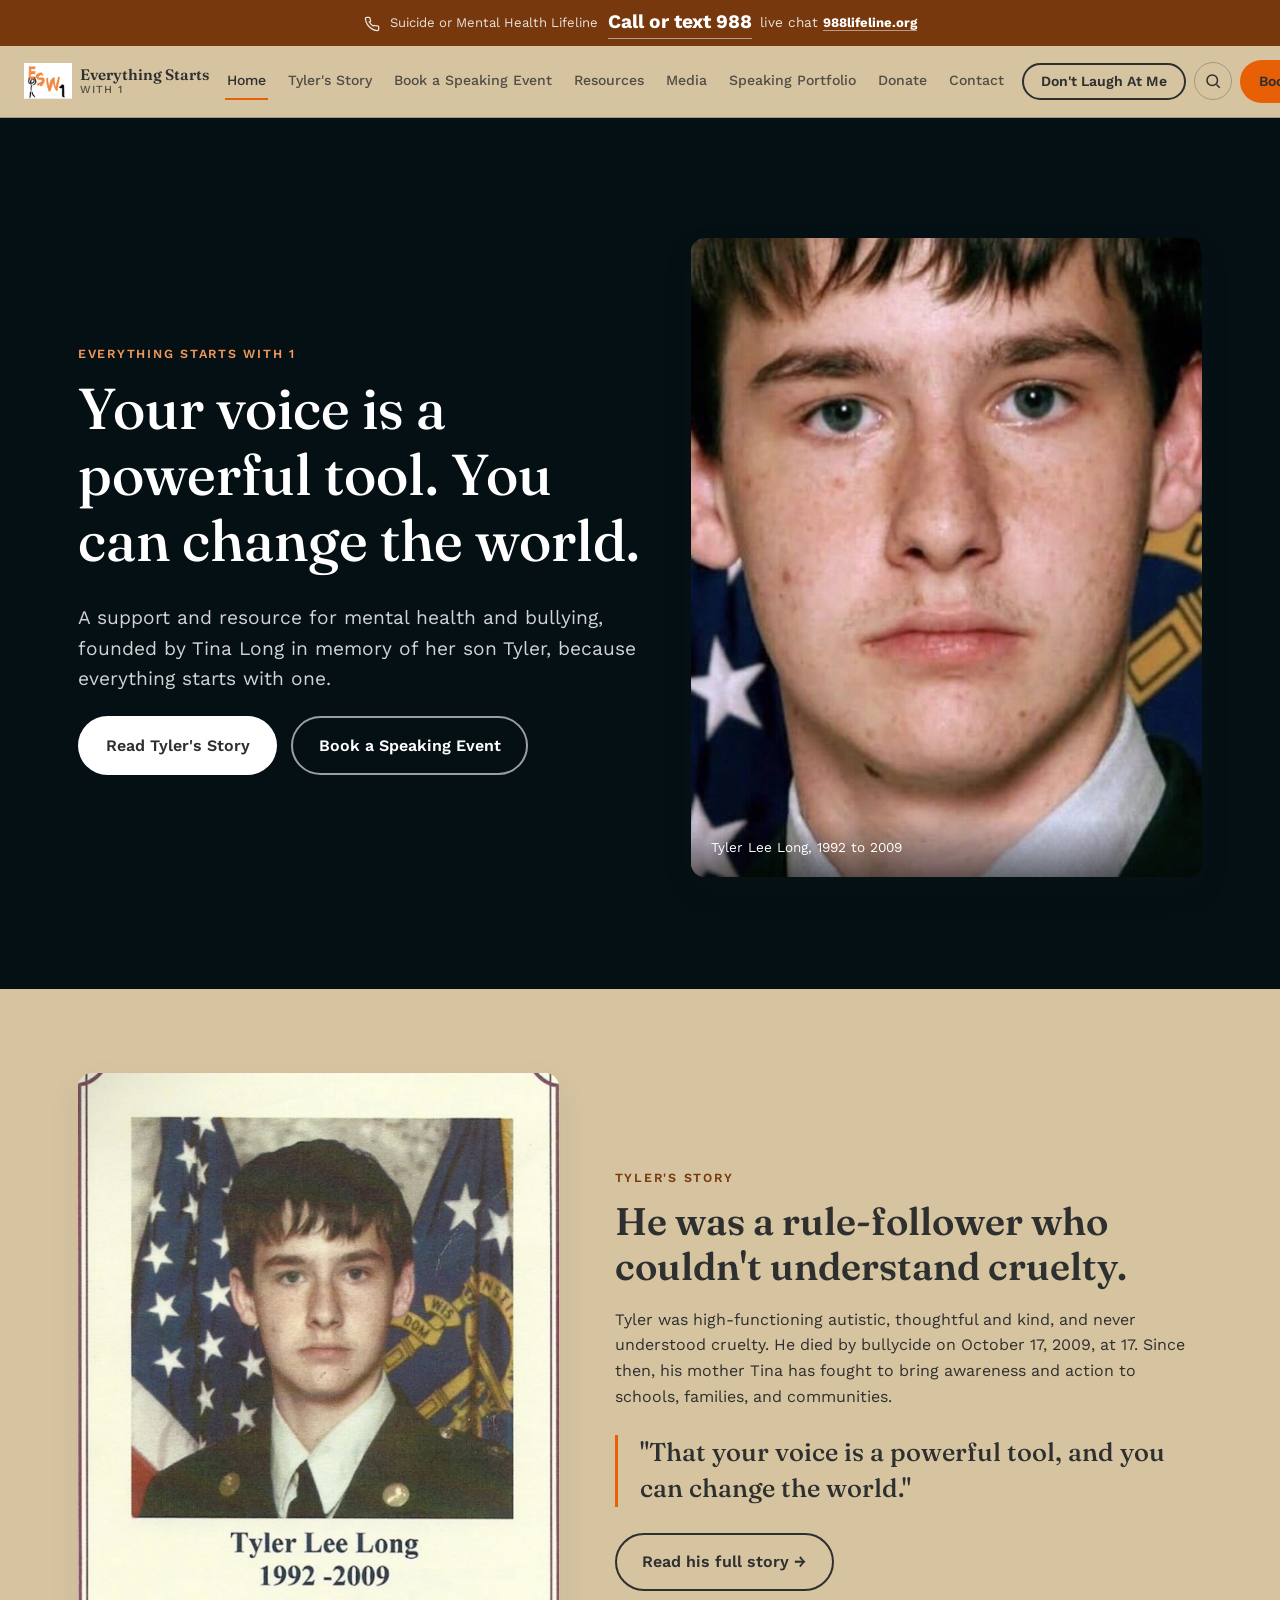
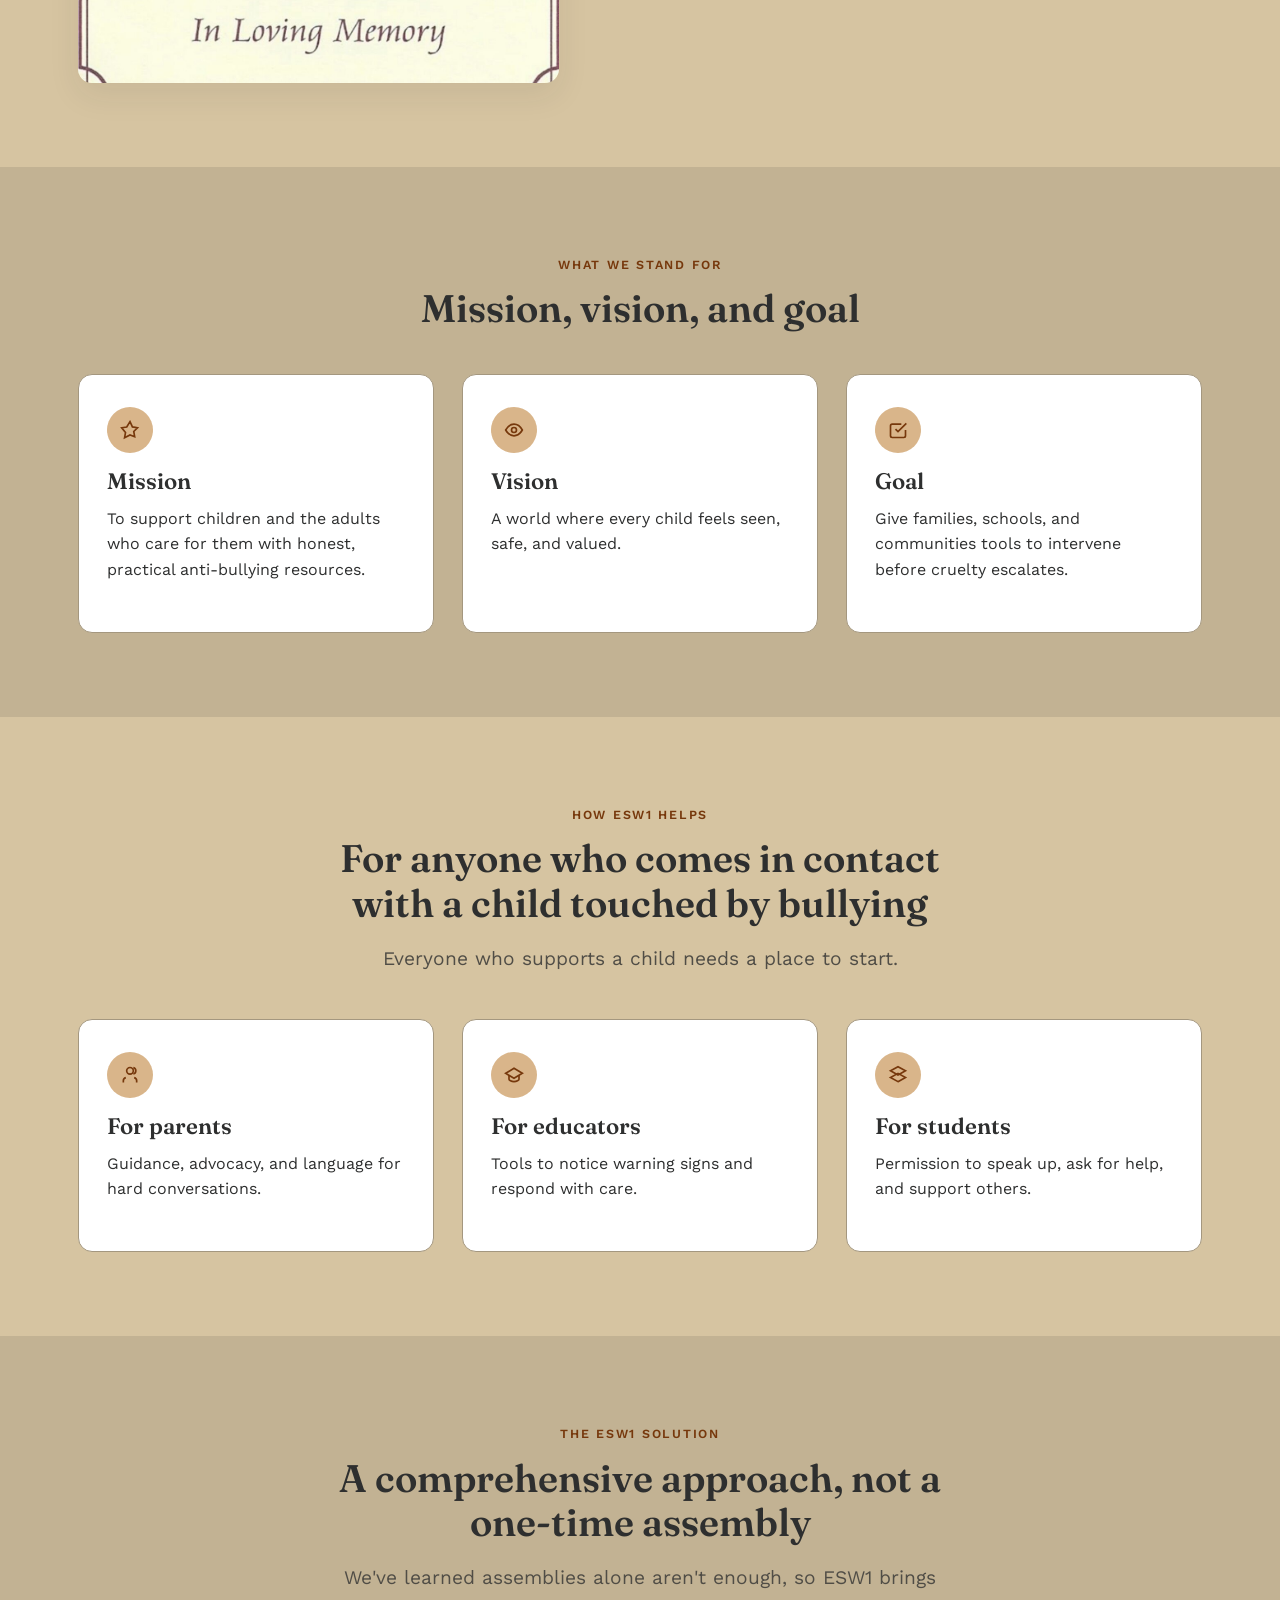
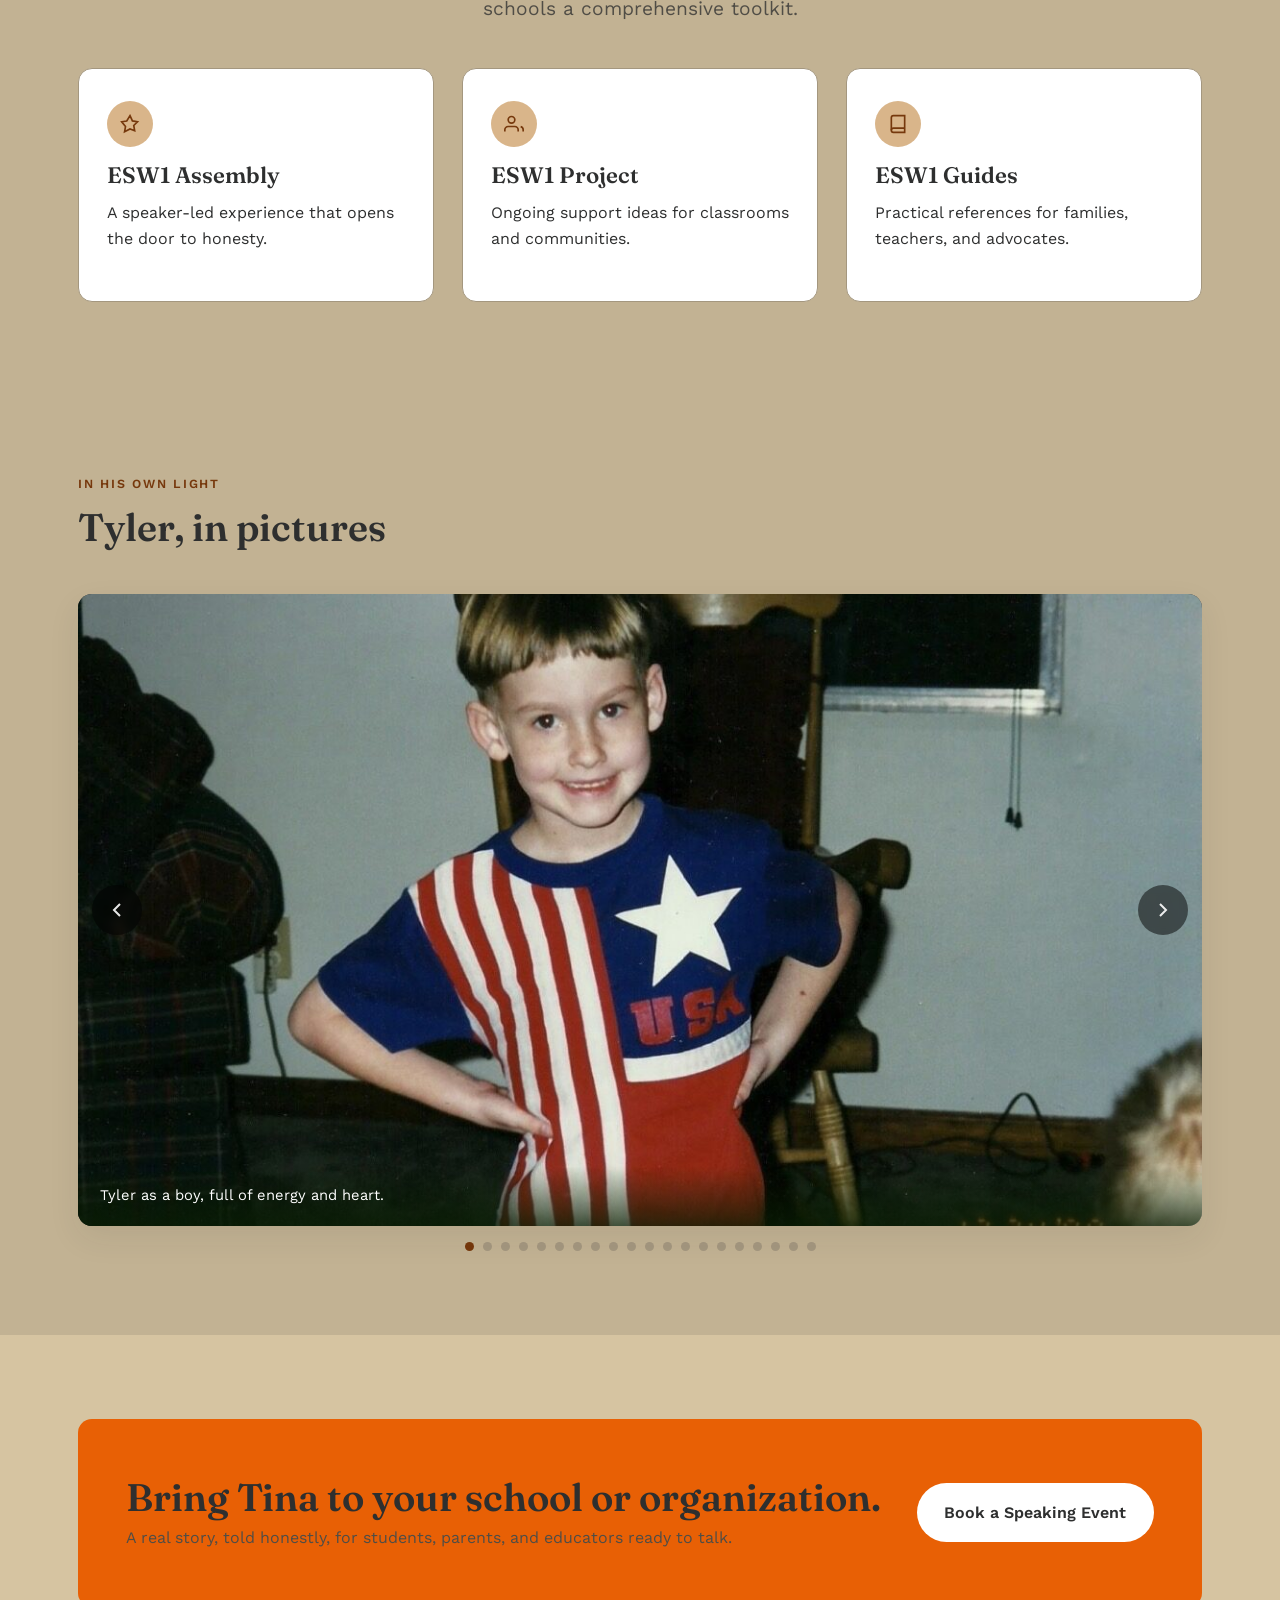
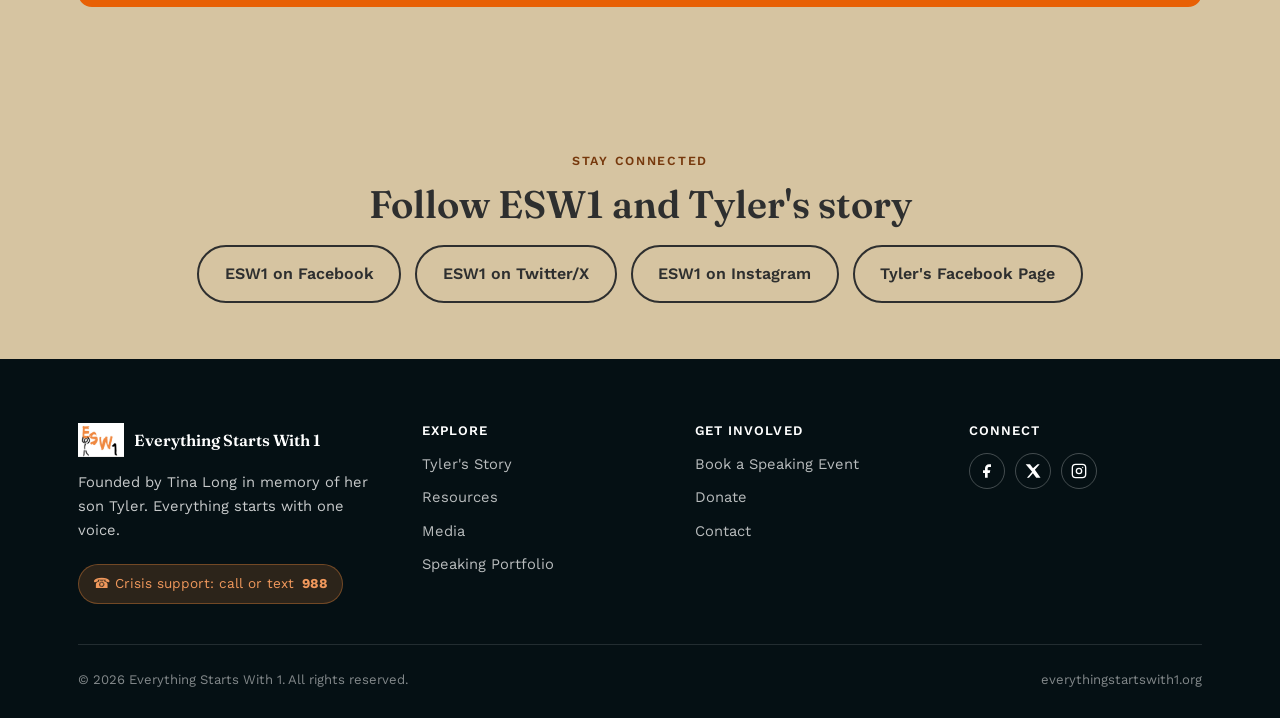
<file: index.html>
<!DOCTYPE html>
<html lang="en">
<head>
<meta charset="UTF-8">
<meta name="viewport" content="width=device-width, initial-scale=1.0">
<title>Everything Starts With 1 | In Memory of Tyler Long</title>
<meta name="description" content="Everything Starts With 1 (ESW1) is Tina Long's nonprofit honoring her son Tyler, a support and resource for mental health and bullying, and an advocate for children and families affected by cruelty.">
<link rel="icon" href="favicon.png">
<link rel="stylesheet" href="style.css">
</head>
<body>

<header class="site-header">
  <div class="crisis-strip" id="help">
    <div class="container">
      <span>
        <svg width="16" height="16" viewBox="0 0 24 24" fill="none" stroke="currentColor" stroke-width="2" style="display:inline-block;margin-right:6px;vertical-align:middle;"><path d="M22 16.92v3a2 2 0 01-2.18 2 19.8 19.8 0 01-8.63-3.07 19.5 19.5 0 01-6-6 19.8 19.8 0 01-3.07-8.67A2 2 0 014.11 2h3a2 2 0 012 1.72c.12.94.32 1.87.59 2.76a2 2 0 01-.45 2.11L8 9a16 16 0 006 6l.41-.25a2 2 0 012.11-.45c.89.27 1.82.47 2.76.59A2 2 0 0122 16.92z"/></svg>
        Suicide or Mental Health Lifeline
      </span>
      <div style="display: flex; align-items: center; gap: 8px;">
        <a href="tel:988" style="font-size: 1.2em;"><strong>Call or text 988</strong></a>
        <span style="font-size: 0.85em;">live chat <a href="https://988lifeline.org" target="_blank" rel="noopener">988lifeline.org</a></span>
      </div>
    </div>
  </div>
  <div class="nav-wrap">
    <a href="index.html" class="brand">
      <img src="esw1-logo.png" alt="Everything Starts With 1 logo">
      <span class="brand-name">Everything Starts<br><small>With 1</small></span>
    </a>
    <nav class="main-nav" aria-label="Primary">
      <a href="index.html" aria-current="page">Home</a>
      <a href="tylers-story.html">Tyler's Story</a>
      <a href="book-a-speaking-event.html">Book a Speaking Event</a>
      <a href="resources.html">Resources</a>
      <a href="media.html">Media</a>
      <a href="blog.html">Speaking Portfolio</a>
      <a href="donate.html">Donate</a>
      <a href="contact.html">Contact</a>
    </nav>
    <div class="nav-actions">
      <div class="search-wrap">
        <button class="search-toggle" aria-label="Search site">
          <svg width="18" height="18" viewBox="0 0 24 24" fill="none" stroke="currentColor" stroke-width="2"><circle cx="11" cy="11" r="7"/><line x1="21" y1="21" x2="16.65" y2="16.65"/></svg>
        </button>
        <div class="search-panel">
          <input type="search" class="search-input" placeholder="Search the site…" aria-label="Search">
          <div class="search-results"></div>
        </div>
      </div>
      <a href="book-a-speaking-event.html" class="btn btn-primary" style="padding:0.6em 1.2em;font-size:0.88rem;">Book Tina</a>
      <button class="nav-toggle" aria-label="Menu"><span></span><span></span><span></span></button>
    </div>
  </div>
</header>

<section class="hero tight">
  <div class="hero-grid">
    <div class="hero-copy">
      <span class="eyebrow">Everything Starts With 1</span>
      <h1>Your voice is a powerful tool. You can change the world.</h1>
      <p class="lede">A support and resource for mental health and bullying, founded by Tina Long in memory of her son Tyler, because everything starts with one.</p>
      <div class="btn-row">
        <a href="tylers-story.html" class="btn btn-on-dark">Read Tyler's Story</a>
        <a href="book-a-speaking-event.html" class="btn btn-ghost">Book a Speaking Event</a>
      </div>
    </div>
    <div class="hero-image-frame">
      <img src="tyler-uniform-color-hero.jpg" alt="Tyler Long in his JROTC dress uniform">
      <div class="hero-image-caption">Tyler Lee Long, 1992 to 2009</div>
    </div>
  </div>
</section>

<section id="tyler">
  <div class="container hook-grid">
    <img src="tyler-memorial-card.jpeg" alt="Tyler Long in his dress uniform, in loving memory 1992 to 2009">
    <div>
      <span class="eyebrow">Tyler's Story</span>
      <h2>He was a rule-follower who couldn't understand cruelty.</h2>
      <p>Tyler was high-functioning autistic, thoughtful and kind, and never understood cruelty. He died by bullycide on October 17, 2009, at 17. Since then, his mother Tina has fought to bring awareness and action to schools, families, and communities.</p>
      <div class="mission-quote">"That your voice is a powerful tool, and you can change the world."</div>
      <a href="tylers-story.html" class="btn btn-secondary">Read his full story →</a>
    </div>
  </div>
</section>

<section class="section-alt">
  <div class="container">
    <div class="section-head">
      <span class="eyebrow">What We Stand For</span>
      <h2>Mission, vision, and goal</h2>
    </div>
    <div class="grid-3">
      <div class="card"><div class="icon-badge"><svg width="20" height="20" viewBox="0 0 24 24" fill="none" stroke="currentColor" stroke-width="2"><path d="M12 2l2.9 6.3L21 9.3l-4.5 4.4 1.1 6.3L12 18l-6.5 3.4 1.1-6.3L2 9.3l6.1-.9L12 2z"/></svg></div><h3>Mission</h3><p>To support children and the adults who care for them with honest, practical anti-bullying resources.</p></div>
      <div class="card"><div class="icon-badge"><svg width="20" height="20" viewBox="0 0 24 24" fill="none" stroke="currentColor" stroke-width="2"><path d="M2 12s4-7 10-7 10 7 10 7-4 7-10 7-10-7-10-7z"/><circle cx="12" cy="12" r="3"/></svg></div><h3>Vision</h3><p>A world where every child feels seen, safe, and valued.</p></div>
      <div class="card"><div class="icon-badge"><svg width="20" height="20" viewBox="0 0 24 24" fill="none" stroke="currentColor" stroke-width="2"><path d="M9 11l3 3L22 4"/><path d="M21 12v7a2 2 0 01-2 2H5a2 2 0 01-2-2V7a2 2 0 012-2h11"/></svg></div><h3>Goal</h3><p>Give families, schools, and communities tools to intervene before cruelty escalates.</p></div>
    </div>
  </div>
</section>

<section>
  <div class="container">
    <div class="section-head">
      <span class="eyebrow">How ESW1 Helps</span>
      <h2>For anyone who comes in contact with a child touched by bullying</h2>
      <p class="lede" style="margin:0 auto;">Everyone who supports a child needs a place to start.</p>
    </div>
    <div class="grid-3">
      <div class="card"><div class="icon-badge"><svg width="20" height="20" viewBox="0 0 24 24" fill="none" stroke="currentColor" stroke-width="2"><path d="M20 21v-2a4 4 0 00-3-3.87M4 21v-2a4 4 0 013-3.87M16 3.13a4 4 0 010 7.75"/><circle cx="12" cy="7" r="4"/></svg></div><h3>For parents</h3><p>Guidance, advocacy, and language for hard conversations.</p></div>
      <div class="card"><div class="icon-badge"><svg width="20" height="20" viewBox="0 0 24 24" fill="none" stroke="currentColor" stroke-width="2"><path d="M22 10L12 4 2 10l10 6 10-6z"/><path d="M6 12v5c0 1.1 2.7 3 6 3s6-1.9 6-3v-5"/></svg></div><h3>For educators</h3><p>Tools to notice warning signs and respond with care.</p></div>
      <div class="card"><div class="icon-badge"><svg width="20" height="20" viewBox="0 0 24 24" fill="none" stroke="currentColor" stroke-width="2"><path d="M12 20l9-5-9-5-9 5 9 5z"/><path d="M12 12l9-5-9-5-9 5 9 5z"/></svg></div><h3>For students</h3><p>Permission to speak up, ask for help, and support others.</p></div>
    </div>
  </div>
</section>

<section class="section-alt">
  <div class="container">
    <div class="section-head">
      <span class="eyebrow">The ESW1 Solution</span>
      <h2>A comprehensive approach, not a one-time assembly</h2>
      <p class="lede" style="margin:0 auto;">We've learned assemblies alone aren't enough, so ESW1 brings schools a comprehensive toolkit.</p>
    </div>
    <div class="grid-3">
      <div class="card"><div class="icon-badge"><svg width="20" height="20" viewBox="0 0 24 24" fill="none" stroke="currentColor" stroke-width="2"><path d="M12 2l2.9 6.3L21 9.3l-4.5 4.4 1.1 6.3L12 18l-6.5 3.4 1.1-6.3L2 9.3l6.1-.9L12 2z"/></svg></div><h3>ESW1 Assembly</h3><p>A speaker-led experience that opens the door to honesty.</p></div>
      <div class="card"><div class="icon-badge"><svg width="20" height="20" viewBox="0 0 24 24" fill="none" stroke="currentColor" stroke-width="2"><path d="M17 21v-2a4 4 0 00-4-4H5a4 4 0 00-4 4v2"/><circle cx="9" cy="7" r="4"/><path d="M23 21v-2a4 4 0 00-3-3.87"/></svg></div><h3>ESW1 Project</h3><p>Ongoing support ideas for classrooms and communities.</p></div>
      <div class="card"><div class="icon-badge"><svg width="20" height="20" viewBox="0 0 24 24" fill="none" stroke="currentColor" stroke-width="2"><path d="M4 19.5A2.5 2.5 0 016.5 17H20"/><path d="M6.5 2H20v20H6.5A2.5 2.5 0 014 19.5v-15A2.5 2.5 0 016.5 2z"/></svg></div><h3>ESW1 Guides</h3><p>Practical references for families, teachers, and advocates.</p></div>
    </div>
  </div>
</section>

<section class="section-alt">
  <div class="container">
    <div class="section-head left">
      <span class="eyebrow">In His Own Light</span>
      <h2>Tyler, in pictures</h2>
    </div>
    <div class="carousel" data-carousel>
      <button class="carousel-arrow carousel-arrow-prev" aria-label="Previous photo"><svg width="24" height="24" viewBox="0 0 24 24" fill="none" stroke="currentColor" stroke-width="2"><polyline points="15 18 9 12 15 6"></polyline></svg></button>
      <div class="carousel-track">
        <div class="carousel-item"><img src="tyler-child-usa-shirt.jpeg" alt="Young Tyler in a patriotic USA t-shirt"><div class="cap">Tyler as a boy, full of energy and heart.</div></div>
        <div class="carousel-item"><img src="tyler-school-portrait-young.jpeg" alt="Tyler's school portrait as a young boy"><div class="cap">School portrait, early elementary years.</div></div>
        <div class="carousel-item"><img src="family-florida-sign.jpeg" alt="Tyler and his family on a Florida road trip"><div class="cap">Family road trip to Florida.</div></div>
        <div class="carousel-item"><img src="tyler-uniform-flag-crop.jpeg" alt="Tyler in his JROTC uniform in front of flags"><div class="cap">Tyler in his JROTC dress uniform.</div></div>
        <div class="carousel-item"><img src="tyler-child-red-polo.jpg" alt="Young Tyler smiling in a red and navy polo shirt"><div class="cap">Tyler as a little boy.</div></div>
        <div class="carousel-item"><img src="tyler-child-basketball.jpg" alt="Young Tyler holding a basketball"><div class="cap">Tyler at recreation league basketball.</div></div>
        <div class="carousel-item"><img src="tyler-teen-selfie.jpg" alt="Teenage Tyler taking a selfie with a digital camera"><div class="cap">Tyler being Tyler.</div></div>
        <div class="carousel-item"><img src="tyler-jrotc-bw-portrait.jpg" alt="Tyler Long in his JROTC dress uniform, black and white portrait"><div class="cap">Tyler in his JROTC uniform.</div></div>
        <div class="carousel-item"><img src="tyler-headstone-2.jpg" alt="Tyler Long's headstone, greatly loved, forever missed"><div class="cap">Tyler Lee Long, greatly loved, forever missed.</div></div>
        <div class="carousel-item"><img src="tyler-long-humanitarian-award.jpg" alt="Sign for the Tyler Long Humanitarian Award"><div class="cap">The Tyler Long Humanitarian Award, presented each year.</div></div>
        <div class="carousel-item"><img src="white-house-visit-1.jpg" alt="Tina and advocacy delegation outside the White House at night"><div class="cap">Another visit to Washington for bullying awareness.</div></div>
        <div class="carousel-item"><img src="white-house-visit-2.jpg" alt="Advocacy delegation outside the White House gates"><div class="cap">Back at the White House gates.</div></div>
        <div class="carousel-item"><img src="esw1-assembly-crowd.jpg" alt="A packed auditorium of students at an ESW1 assembly"><div class="cap">A full house at an ESW1 school assembly.</div></div>
        <div class="carousel-item"><img src="movie-marquee-bully-2.jpg" alt="Movie theater marquee showing Bully playing in theaters"><div class="cap">Bully in theaters, spreading Tyler's story.</div></div>
        <div class="carousel-item"><img src="esw1-chance-poster.jpg" alt="Inspirational sign reading: the most important thing you can give someone is a chance"><div class="cap">A reminder Tina keeps close.</div></div>
        <div class="carousel-item"><img src="family-christmas-three-kids.jpg" alt="Tyler with his brother and sister by the Christmas tree"><div class="cap">Tyler with his brother and sister at Christmas.</div></div>
        <div class="carousel-item"><img src="tyler-jrotc-color-braces.jpg" alt="Tyler Long smiling in his JROTC dress uniform, in front of American and state flags"><div class="cap">Tyler in his JROTC uniform, smiling.</div></div>
        <div class="carousel-item"><img src="tyler-memorial-card.jpeg" alt="Tyler Long in his dress uniform, in loving memory 1992 to 2009"><div class="cap">Tyler remembered with love.</div></div>
        <div class="carousel-item"><img src="tyler-uniform-color-hero.jpg" alt="Tyler Long in his JROTC dress uniform"><div class="cap">Tyler Lee Long, 1992 to 2009.</div></div>
        <div class="carousel-item"><img src="tyler-headstone.jpeg" alt="Tyler Long's headstone, greatly loved, forever missed"><div class="cap">Greatly loved, forever missed.</div></div>
      </div>
      <button class="carousel-arrow carousel-arrow-next" aria-label="Next photo"><svg width="24" height="24" viewBox="0 0 24 24" fill="none" stroke="currentColor" stroke-width="2"><polyline points="9 18 15 12 9 6"></polyline></svg></button>
    </div>
    <div class="carousel-dots" data-carousel-dots></div>
  </div>
</section>

<section>
  <div class="container">
    <div class="cta-band">
      <div>
        <h2>Bring Tina to your school or organization.</h2>
        <p>A real story, told honestly, for students, parents, and educators ready to talk.</p>
      </div>
      <a href="book-a-speaking-event.html" class="btn btn-on-dark">Book a Speaking Event</a>
    </div>
  </div>
</section>

<section class="tight">
  <div class="container text-center">
    <span class="eyebrow">Stay Connected</span>
    <h2>Follow ESW1 and Tyler's story</h2>
    <div class="btn-row" style="justify-content:center;margin-top:12px;">
      <a href="https://www.facebook.com/everythingstartswith1" target="_blank" rel="noopener" class="btn btn-secondary">ESW1 on Facebook</a>
      <a href="https://twitter.com/ESW1org" target="_blank" rel="noopener" class="btn btn-secondary">ESW1 on Twitter/X</a>
      <a href="#" class="btn btn-secondary">ESW1 on Instagram</a>
      <a href="#" class="btn btn-secondary">Tyler's Facebook Page</a>
    </div>
  </div>
</section>

<footer class="site-footer">
  <div class="container">
    <div class="footer-grid">
      <div>
        <div class="footer-brand"><img src="esw1-logo.png" alt=""><span>Everything Starts With 1</span></div>
        <p style="max-width:34ch;font-size:0.92rem;">Founded by Tina Long in memory of her son Tyler. Everything starts with one voice.</p>
        <div class="footer-crisis">☎ Crisis support: call or text <strong>988</strong></div>
      </div>
      <div class="footer-col">
        <h4>Explore</h4>
        <a href="tylers-story.html">Tyler's Story</a>
        <a href="resources.html">Resources</a>
        <a href="media.html">Media</a>
        <a href="blog.html">Speaking Portfolio</a>
      </div>
      <div class="footer-col">
        <h4>Get Involved</h4>
        <a href="book-a-speaking-event.html">Book a Speaking Event</a>
        <a href="donate.html">Donate</a>
        <a href="contact.html">Contact</a>
      </div>
      <div class="footer-col">
        <h4>Connect</h4>
        <div class="social-row">
          <a href="https://www.facebook.com/everythingstartswith1" aria-label="Facebook" target="_blank" rel="noopener"><svg width="16" height="16" viewBox="0 0 24 24" fill="currentColor"><path d="M18 2h-3c-3.3 0-6 2.7-6 6v3H6v4h3v7h4v-7h3l1-4h-4V8c0-1.1.9-2 2-2h3V2z"/></svg></a>
          <a href="https://twitter.com/ESW1org" aria-label="Twitter / X" target="_blank" rel="noopener"><svg width="16" height="16" viewBox="0 0 24 24" fill="currentColor"><path d="M18.9 2H22l-7.2 8.2L23.3 22h-6.4l-5-6.5L6 22H2.9l7.7-8.8L1 2h6.5l4.5 6 6.9-6z"/></svg></a>
          <a href="#" aria-label="Instagram"><svg width="16" height="16" viewBox="0 0 24 24" fill="none" stroke="currentColor" stroke-width="2"><rect x="2" y="2" width="20" height="20" rx="5"/><circle cx="12" cy="12" r="4"/><circle cx="17.5" cy="6.5" r="1" fill="currentColor" stroke="none"/></svg></a>
        </div>
      </div>
    </div>
    <div class="footer-bottom"><span>© 2026 Everything Starts With 1. All rights reserved.</span><span>everythingstartswith1.org</span></div>
  </div>
</footer>

<script src="main.js"></script>
</body>
</html>
</file>
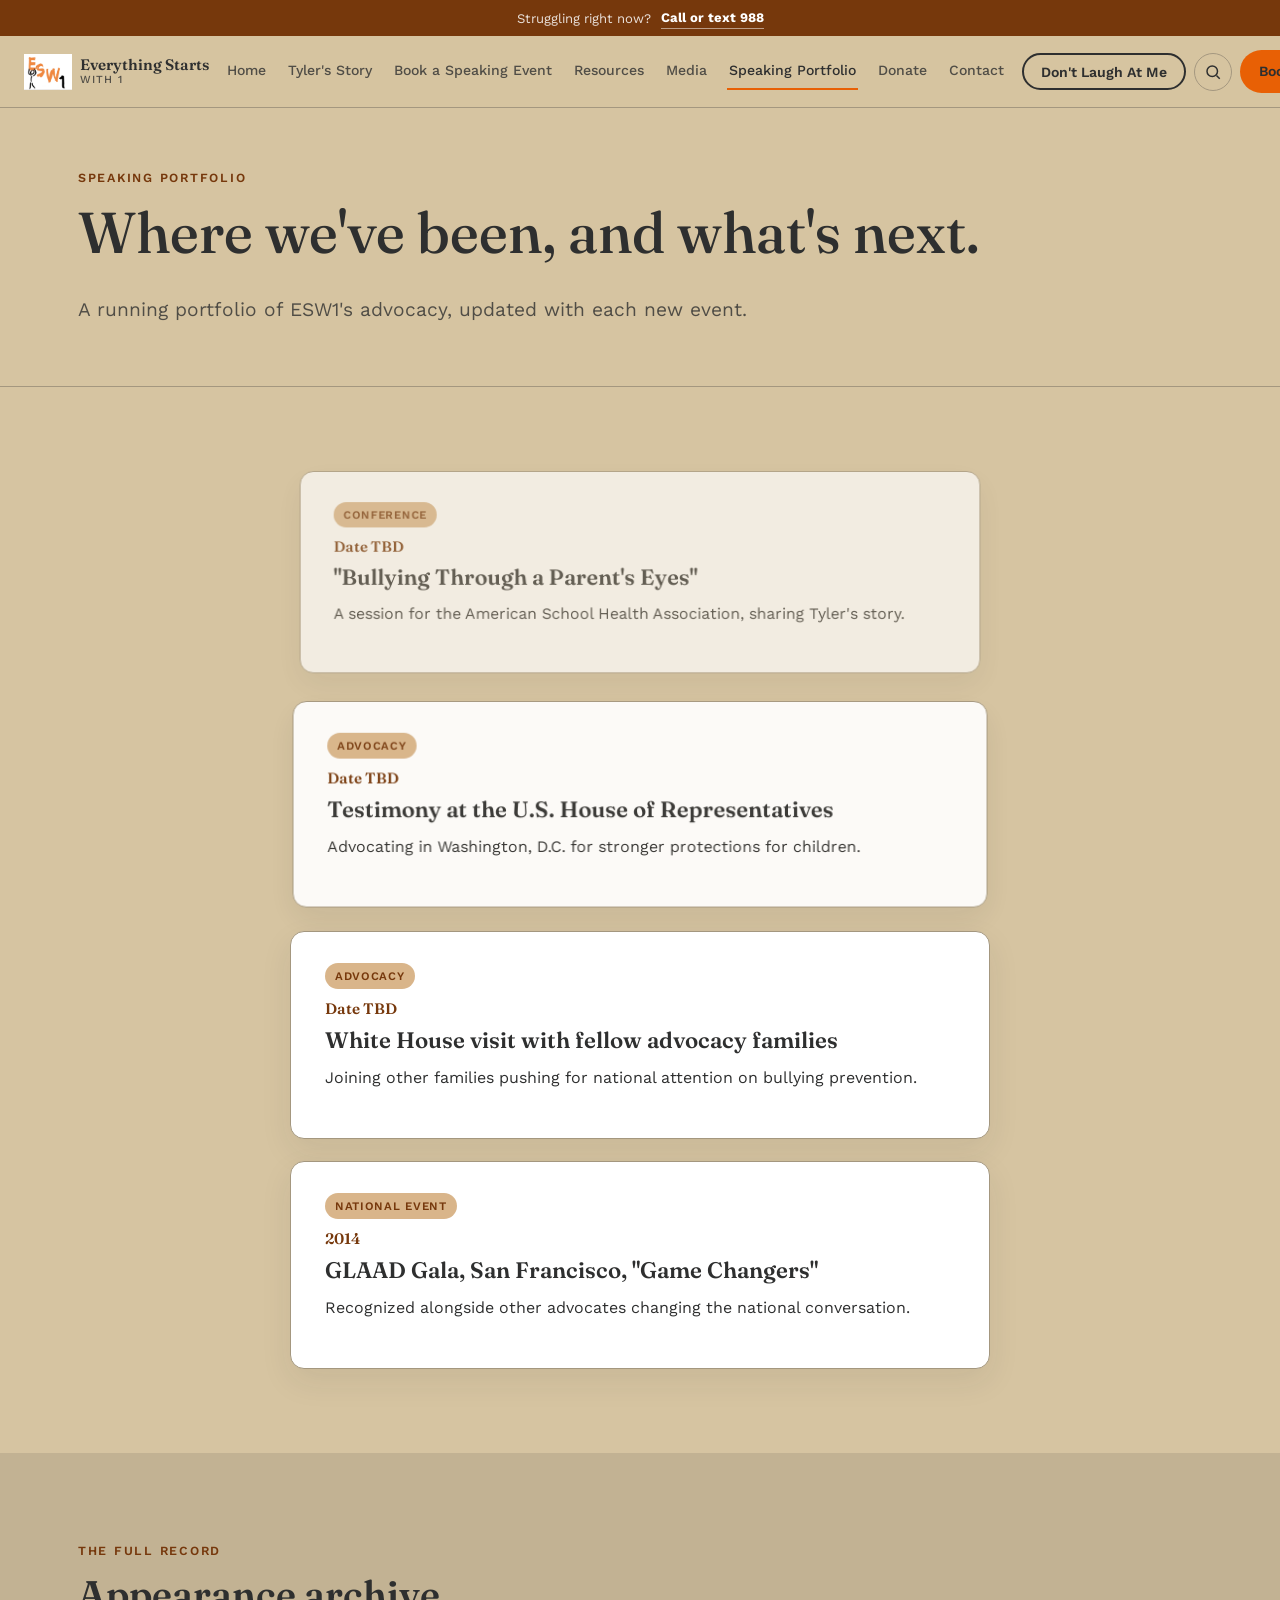
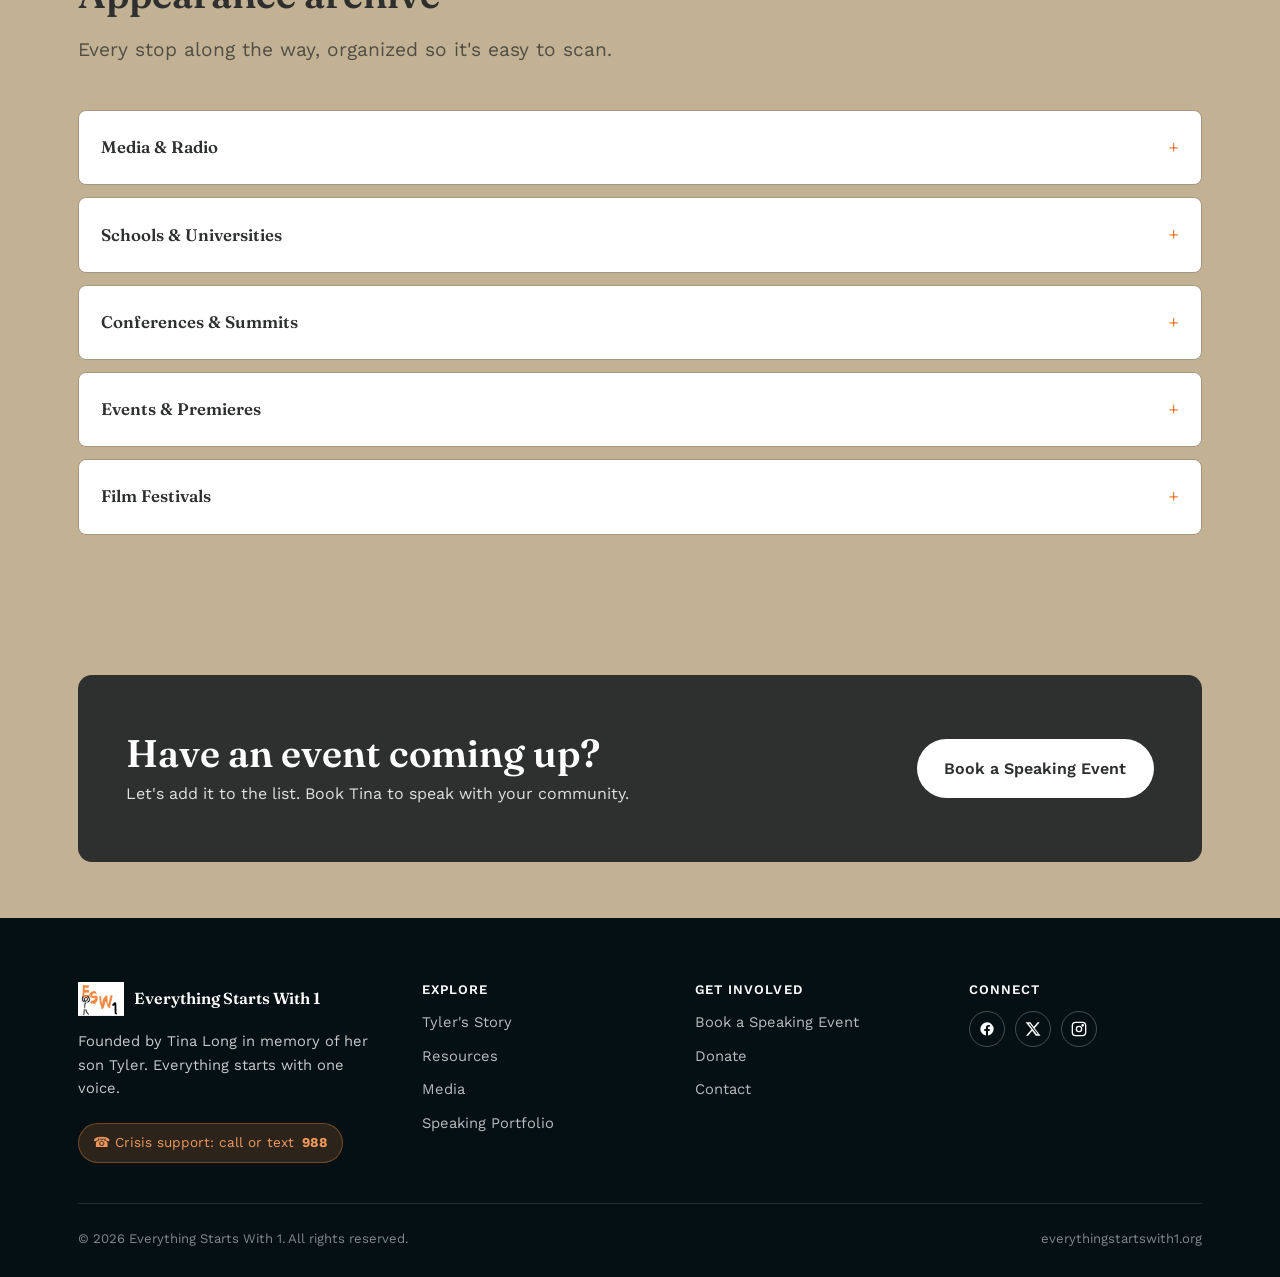
<file: blog.html>
<!DOCTYPE html>
<html lang="en">
<head>
<meta charset="UTF-8">
<meta name="viewport" content="width=device-width, initial-scale=1.0">
<title>Speaking Portfolio | Everything Starts With 1</title>
<meta name="description" content="A running record of Tina Long's speaking engagements and appearances, plus occasional guest op-eds.">
<link rel="icon" href="favicon.png">
<link rel="stylesheet" href="style.css">
</head>
<body>

<header class="site-header">
  <div class="crisis-strip" id="help">
    <div class="container">
      <span>Struggling right now?</span>
      <a href="tel:988"><strong>Call or text 988</strong></a>
    </div>
  </div>
  <div class="nav-wrap">
    <a href="index.html" class="brand">
      <img src="esw1-logo.png" alt="Everything Starts With 1 logo">
      <span class="brand-name">Everything Starts<br><small>With 1</small></span>
    </a>
    <nav class="main-nav" aria-label="Primary">
      <a href="index.html">Home</a>
      <a href="tylers-story.html">Tyler's Story</a>
      <a href="book-a-speaking-event.html">Book a Speaking Event</a>
      <a href="resources.html">Resources</a>
      <a href="media.html">Media</a>
      <a href="blog.html" aria-current="page">Speaking Portfolio</a>
      <a href="donate.html">Donate</a>
      <a href="contact.html">Contact</a>
    </nav>
    <div class="nav-actions">
      <div class="search-wrap">
        <button class="search-toggle" aria-label="Search site">
          <svg width="18" height="18" viewBox="0 0 24 24" fill="none" stroke="currentColor" stroke-width="2"><circle cx="11" cy="11" r="7"/><line x1="21" y1="21" x2="16.65" y2="16.65"/></svg>
        </button>
        <div class="search-panel">
          <input type="search" class="search-input" placeholder="Search the site…" aria-label="Search">
          <div class="search-results"></div>
        </div>
      </div>
      <a href="book-a-speaking-event.html" class="btn btn-primary" style="padding:0.6em 1.2em;font-size:0.88rem;">Book Tina</a>
      <button class="nav-toggle" aria-label="Menu"><span></span><span></span><span></span></button>
    </div>
  </div>
</header>

<section class="page-hero">
  <div class="container">
    <span class="eyebrow">Speaking Portfolio</span>
    <h1>Where we've been, and what's next.</h1>
    <p class="lede">A running portfolio of ESW1's advocacy, updated with each new event.</p>
  </div>
</section>

<section>
  <div class="container">
    <div class="portfolio-timeline">

      <div class="portfolio-event">
        <span class="tag">Conference</span>
        <div class="event-date">Date TBD</div>
        <h3>"Bullying Through a Parent's Eyes"</h3>
        <p>A session for the American School Health Association, sharing Tyler's story.</p>
      </div>

      <div class="portfolio-event">
        <span class="tag">Advocacy</span>
        <div class="event-date">Date TBD</div>
        <h3>Testimony at the U.S. House of Representatives</h3>
        <p>Advocating in Washington, D.C. for stronger protections for children.</p>
      </div>

      <div class="portfolio-event">
        <span class="tag">Advocacy</span>
        <div class="event-date">Date TBD</div>
        <h3>White House visit with fellow advocacy families</h3>
        <p>Joining other families pushing for national attention on bullying prevention.</p>
      </div>

      <div class="portfolio-event">
        <span class="tag">National Event</span>
        <div class="event-date">2014</div>
        <h3>GLAAD Gala, San Francisco, "Game Changers"</h3>
        <p>Recognized alongside other advocates changing the national conversation.</p>
      </div>

    </div>
  </div>
</section>

<section class="section-alt">
  <div class="container">
    <div class="section-head left">
      <span class="eyebrow">The Full Record</span>
      <h2>Appearance archive</h2>
      <p class="lede">Every stop along the way, organized so it's easy to scan.</p>
    </div>

    <div class="detail-lists">
      <details>
        <summary>Media &amp; Radio</summary>
        <div class="list-columns">
          <div>20/20</div>
          <div>Ellen Show</div>
          <div>CNN Headline News</div>
          <div>Good Morning America</div>
          <div>Nightline</div>
          <div>Fox News</div>
          <div>NPR</div>
          <div>Sean Hannity Show</div>
          <div>The Bully Battle, 1-hour special</div>
          <div>Chattanooga TV</div>
          <div>WatchDOGS Radio Show</div>
          <div>Jon Hansen Radio Show</div>
          <div>Lizzie Sider's Anti-Bullying Special</div>
          <div>US Army Anti-Bullying Video, OH</div>
          <div>Cassandra Perkins Radio Show</div>
        </div>
        <p style="font-size:0.85rem;color:var(--color-ink-soft);padding-bottom:16px;margin:0;">Video and article links for several of these are on the <a href="media.html" style="color:var(--color-orange-dark);font-weight:600;">Media page</a>.</p>
      </details>

      <details>
        <summary>Schools &amp; Universities</summary>
        <div class="list-columns">
          <div>Haleyville Middle School, AL</div>
          <div>Southern Poly Tech College, GA</div>
          <div>Legacy Charter Schools, SC</div>
          <div>University of Arizona</div>
          <div>Southeast High School, GA</div>
          <div>University of Northern Iowa</div>
          <div>University of Hartford</div>
          <div>Vanderbilt University</div>
          <div>Green Chimneys Schools, NY</div>
          <div>Jewish Temple, FL</div>
          <div>Westfield Schools, IN</div>
          <div>Lake Highland Prep School, FL</div>
          <div>North Fayette Valley School, IA</div>
          <div>Northwood Kensett School, IA</div>
          <div>North Iowa Community College</div>
          <div>Dalton State College</div>
        </div>
        <p style="font-size:0.85rem;color:var(--color-ink-soft);padding-bottom:16px;margin:0;">Plus schools in LA, Chicago, Missouri, and CT/MA, and virtual talks in TX, Iowa, Australia, and the Philippines.</p>
      </details>

      <details>
        <summary>Conferences &amp; Summits</summary>
        <div class="list-columns">
          <div>BBYO Jewish Conference</div>
          <div>White House Caucus on Anti-Bullying</div>
          <div>National Karate Conference</div>
          <div>American School Health Association</div>
          <div>Wired Differently Conference</div>
          <div>National Association of School Nurses</div>
          <div>Texas State University Anti-Bullying Summit</div>
          <div>Out &amp; Equal Conference</div>
          <div>School Nurse Education Day</div>
        </div>
      </details>

      <details>
        <summary>Events &amp; Premieres</summary>
        <div class="list-columns">
          <div>MPAA Screening, Washington D.C.</div>
          <div>"Bully" Premiere, Chinese Theater, LA</div>
          <div>"Bully" Premiere, Atlanta</div>
          <div>"Bully" Premiere, Chattanooga</div>
          <div>White House Screening of "Bully"</div>
          <div>Dept. of Education Screening of "Bully"</div>
          <div>"Bully" Screening, South Carolina</div>
          <div>Award from the Army, OH, for anti-bullying work</div>
          <div>Columbia University Film Awards, NYC</div>
          <div>Brit Doc Awards, NYC</div>
          <div>GLAAD Media Awards, San Francisco</div>
          <div>GLAAD Gala, Atlanta</div>
          <div>Out with the Stars (PFLAG) Awards</div>
          <div>Foster Parents Event, Dalton, GA</div>
          <div>URJ Camp Coleman, GA</div>
          <div>URJ Camp Eisner &amp; Camp Crane Lake, MA</div>
          <div>Lear Retreat Center Conference, CT</div>
          <div>Mitspah Jewish Temple, Chattanooga, TN</div>
        </div>
      </details>

      <details>
        <summary>Film Festivals</summary>
        <div class="list-columns">
          <div>Tribeca Film Festival</div>
          <div>Silver Docs Film Festival</div>
          <div>Chicago Film Festival</div>
          <div>True/False Film Festival</div>
          <div>Hamptons Film Festival</div>
          <div>Chattanooga Film Festival</div>
        </div>
      </details>
    </div>
  </div>
</section>

<section class="section-alt tight">
  <div class="container">
    <div class="cta-band" style="background:var(--color-ink);">
      <div>
        <h2 style="color:#fff;">Have an event coming up?</h2>
        <p style="color:rgba(255,255,255,0.85);">Let's add it to the list. Book Tina to speak with your community.</p>
      </div>
      <a href="book-a-speaking-event.html" class="btn btn-on-dark">Book a Speaking Event</a>
    </div>
  </div>
</section>

<footer class="site-footer">
  <div class="container">
    <div class="footer-grid">
      <div>
        <div class="footer-brand"><img src="esw1-logo.png" alt=""><span>Everything Starts With 1</span></div>
        <p style="max-width:34ch;font-size:0.92rem;">Founded by Tina Long in memory of her son Tyler. Everything starts with one voice.</p>
        <div class="footer-crisis">☎ Crisis support: call or text <strong>988</strong></div>
      </div>
      <div class="footer-col">
        <h4>Explore</h4>
        <a href="tylers-story.html">Tyler's Story</a>
        <a href="resources.html">Resources</a>
        <a href="media.html">Media</a>
        <a href="blog.html">Speaking Portfolio</a>
      </div>
      <div class="footer-col">
        <h4>Get Involved</h4>
        <a href="book-a-speaking-event.html">Book a Speaking Event</a>
        <a href="donate.html">Donate</a>
        <a href="contact.html">Contact</a>
      </div>
      <div class="footer-col">
        <h4>Connect</h4>
        <div class="social-row">
          <a href="https://www.facebook.com/everythingstartswith1" aria-label="Facebook" target="_blank" rel="noopener">
            <svg width="16" height="16" viewBox="0 0 24 24" fill="currentColor"><path d="M22 12a10 10 0 10-11.6 9.9v-7H7.9V12h2.5V9.8c0-2.5 1.5-3.9 3.8-3.9 1.1 0 2.2.2 2.2.2v2.5h-1.3c-1.2 0-1.6.8-1.6 1.6V12h2.8l-.4 2.9h-2.4v7A10 10 0 0022 12z"/></svg>
          </a>
          <a href="https://twitter.com/ESW1org" aria-label="Twitter / X" target="_blank" rel="noopener">
            <svg width="16" height="16" viewBox="0 0 24 24" fill="currentColor"><path d="M18.9 2H22l-7.6 8.7L23.3 22h-7l-5.5-7.2L4.6 22H1.5l8.2-9.3L1 2h7.2l5 6.6L18.9 2zm-1.2 18h1.7L7.4 4h-1.8l12.1 16z"/></svg>
          </a>
          <a href="#" aria-label="Instagram">
            <svg width="16" height="16" viewBox="0 0 24 24" fill="none" stroke="currentColor" stroke-width="2"><rect x="2" y="2" width="20" height="20" rx="5"/><circle cx="12" cy="12" r="4"/><circle cx="17.5" cy="6.5" r="1"/></svg>
          </a>
        </div>
      </div>
    </div>
    <div class="footer-bottom">
      <span>© 2026 Everything Starts With 1. All rights reserved.</span>
      <span>everythingstartswith1.org</span>
    </div>
  </div>
</footer>

<script src="main.js"></script>
</body>
</html>
</file>
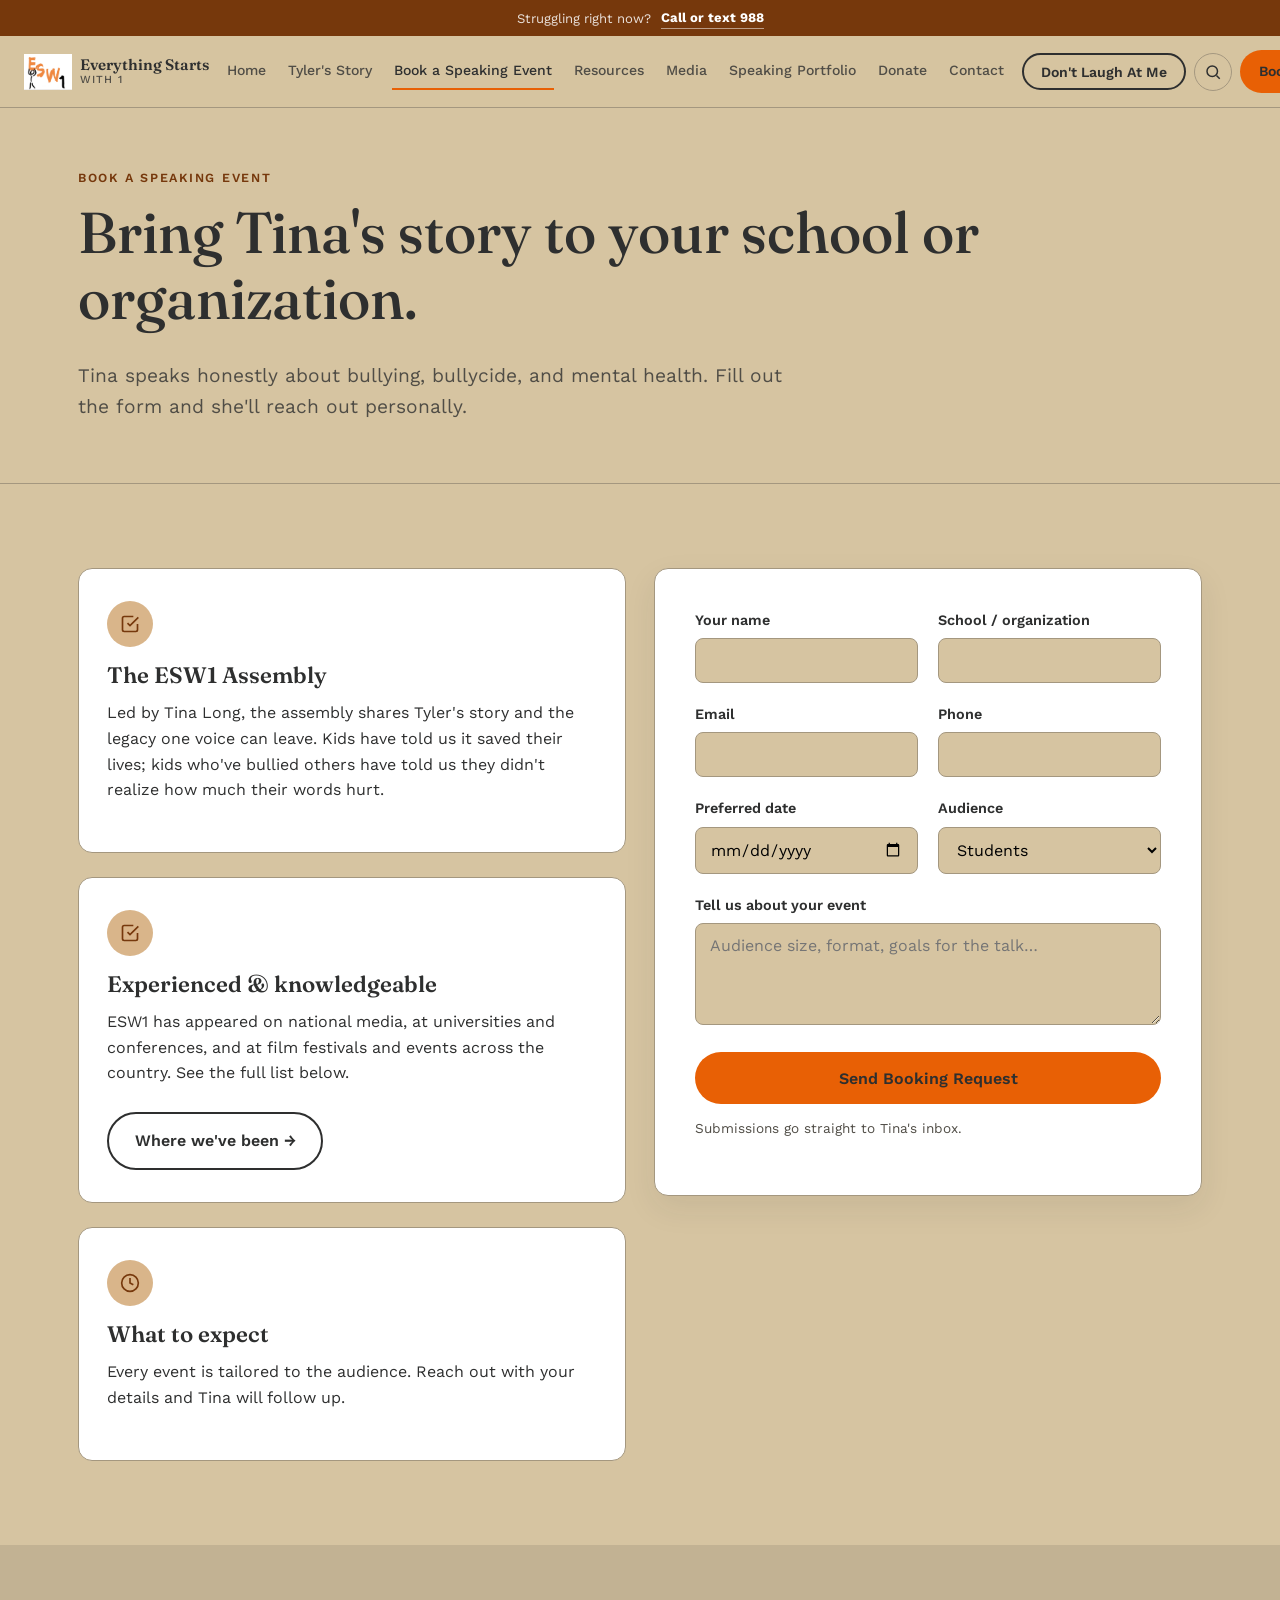
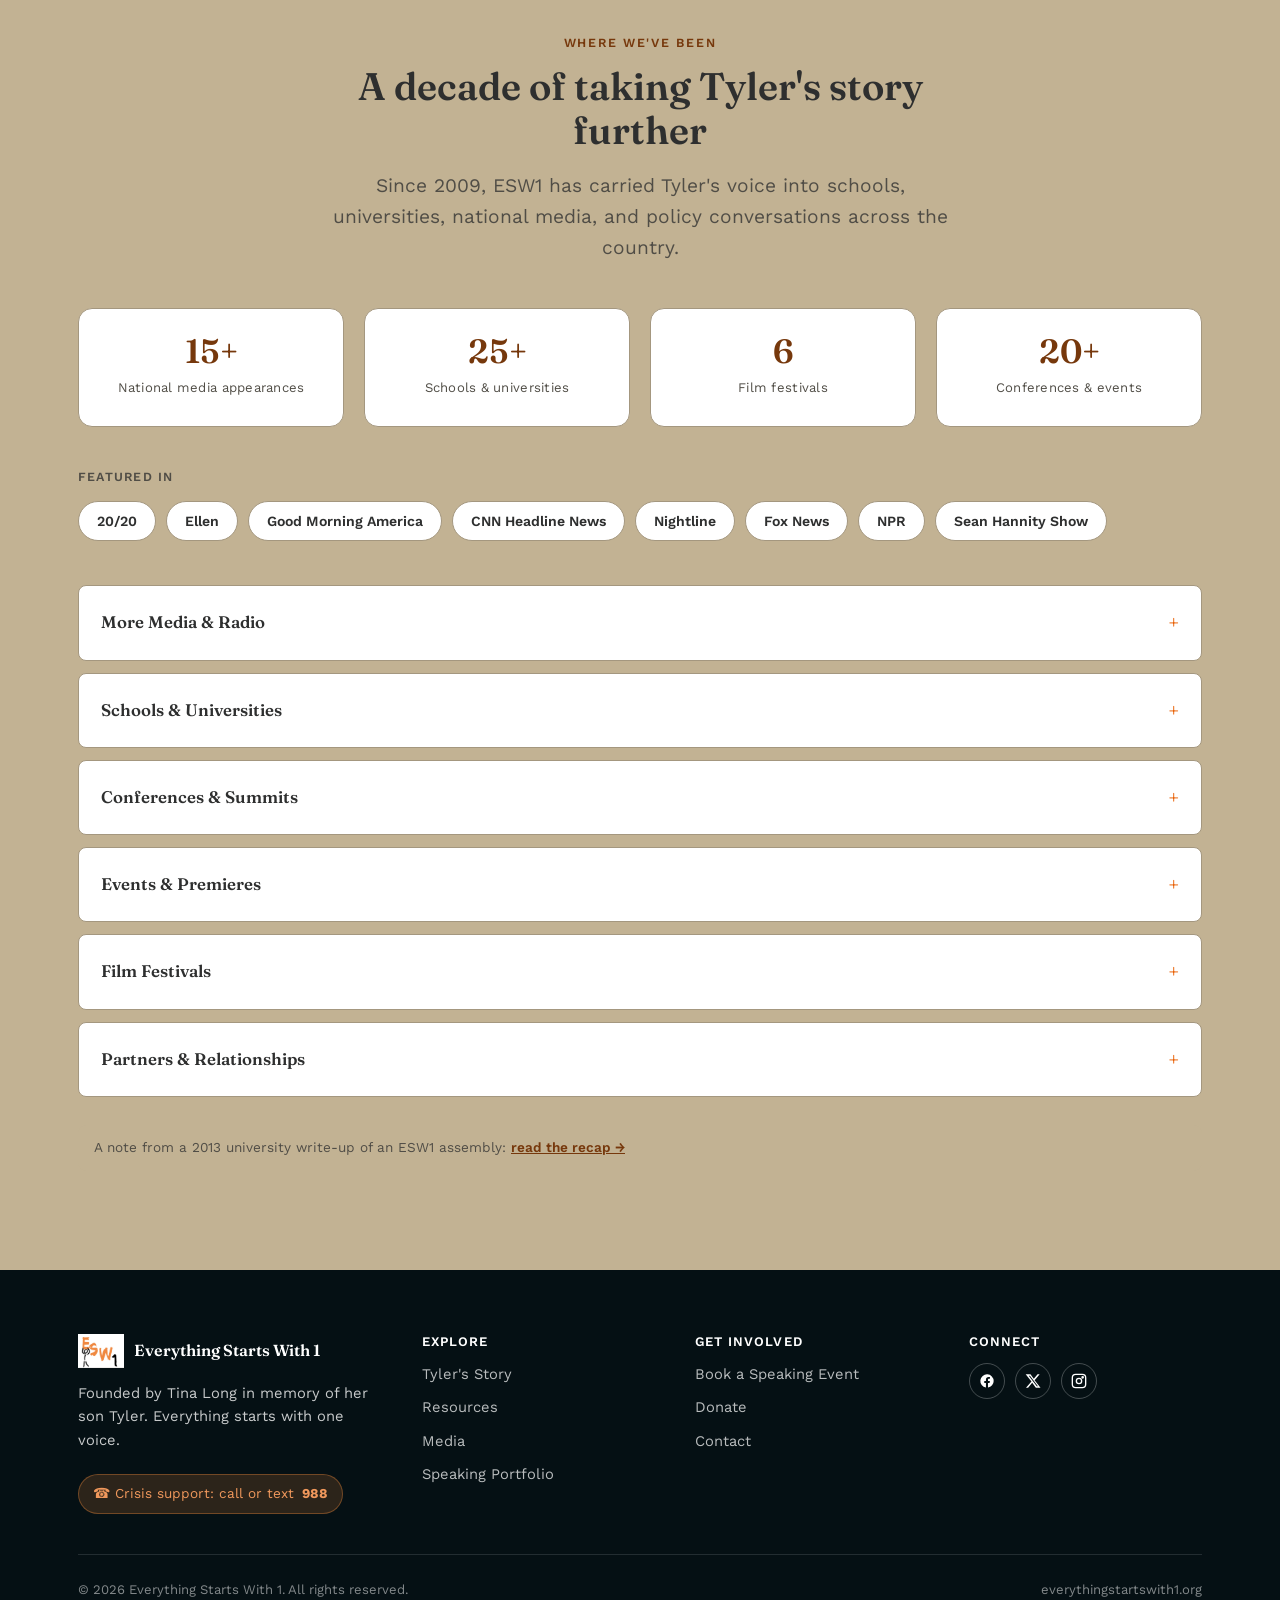
<file: book-a-speaking-event.html>
<!DOCTYPE html>
<html lang="en">
<head>
<meta charset="UTF-8">
<meta name="viewport" content="width=device-width, initial-scale=1.0">
<title>Book a Speaking Event | Everything Starts With 1</title>
<meta name="description" content="Invite Tina Long to speak with your school, district, or organization about bullying, bullycide, and mental health awareness.">
<link rel="icon" href="favicon.png">
<link rel="stylesheet" href="style.css">
</head>
<body>

<header class="site-header">
  <div class="crisis-strip" id="help">
    <div class="container">
      <span>Struggling right now?</span>
      <a href="tel:988"><strong>Call or text 988</strong></a>
    </div>
  </div>
  <div class="nav-wrap">
    <a href="index.html" class="brand">
      <img src="esw1-logo.png" alt="Everything Starts With 1 logo">
      <span class="brand-name">Everything Starts<br><small>With 1</small></span>
    </a>
    <nav class="main-nav" aria-label="Primary">
      <a href="index.html">Home</a>
      <a href="tylers-story.html">Tyler's Story</a>
      <a href="book-a-speaking-event.html" aria-current="page">Book a Speaking Event</a>
      <a href="resources.html">Resources</a>
      <a href="media.html">Media</a>
      <a href="blog.html">Speaking Portfolio</a>
      <a href="donate.html">Donate</a>
      <a href="contact.html">Contact</a>
    </nav>
    <div class="nav-actions">
      <div class="search-wrap">
        <button class="search-toggle" aria-label="Search site">
          <svg width="18" height="18" viewBox="0 0 24 24" fill="none" stroke="currentColor" stroke-width="2"><circle cx="11" cy="11" r="7"/><line x1="21" y1="21" x2="16.65" y2="16.65"/></svg>
        </button>
        <div class="search-panel">
          <input type="search" class="search-input" placeholder="Search the site…" aria-label="Search">
          <div class="search-results"></div>
        </div>
      </div>
      <a href="book-a-speaking-event.html" class="btn btn-primary" style="padding:0.6em 1.2em;font-size:0.88rem;">Book Tina</a>
      <button class="nav-toggle" aria-label="Menu"><span></span><span></span><span></span></button>
    </div>
  </div>
</header>

<section class="page-hero">
  <div class="container">
    <span class="eyebrow">Book a Speaking Event</span>
    <h1>Bring Tina's story to your school or organization.</h1>
    <p class="lede">Tina speaks honestly about bullying, bullycide, and mental health. Fill out the form and she'll reach out personally.</p>
  </div>
</section>

<section>
  <div class="container grid-2" style="align-items:start;">

    <div class="stack-lg">
      <div class="card">
        <div class="icon-badge">
          <svg width="20" height="20" viewBox="0 0 24 24" fill="none" stroke="currentColor" stroke-width="2"><path d="M9 11l3 3L22 4"/><path d="M21 12v7a2 2 0 01-2 2H5a2 2 0 01-2-2V5a2 2 0 012-2h11"/></svg>
        </div>
        <h3>The ESW1 Assembly</h3>
        <p>Led by Tina Long, the assembly shares Tyler's story and the legacy one voice can leave. Kids have told us it saved their lives; kids who've bullied others have told us they didn't realize how much their words hurt.</p>
      </div>

      <div class="card">
        <div class="icon-badge">
          <svg width="20" height="20" viewBox="0 0 24 24" fill="none" stroke="currentColor" stroke-width="2"><path d="M9 11l3 3L22 4"/><path d="M21 12v7a2 2 0 01-2 2H5a2 2 0 01-2-2V5a2 2 0 012-2h11"/></svg>
        </div>
        <h3>Experienced &amp; knowledgeable</h3>
        <p>ESW1 has appeared on national media, at universities and conferences, and at film festivals and events across the country. See the full list below.</p>
        <a href="#where-weve-been" class="btn btn-secondary" style="margin-top:8px;">Where we've been →</a>
      </div>

      <div class="card">
        <div class="icon-badge">
          <svg width="20" height="20" viewBox="0 0 24 24" fill="none" stroke="currentColor" stroke-width="2"><circle cx="12" cy="12" r="10"/><path d="M12 6v6l4 2"/></svg>
        </div>
        <h3>What to expect</h3>
        <p>Every event is tailored to the audience. Reach out with your details and Tina will follow up.</p>
      </div>
    </div>

    <div class="form-card">
      <div class="form-success">Thank you, your request has been received. Tina will be in touch soon.</div>
      <form data-esw1-form>
        <div class="form-row two-col">
          <div>
            <label for="name">Your name</label>
            <input type="text" id="name" name="name" required>
          </div>
          <div>
            <label for="org">School / organization</label>
            <input type="text" id="org" name="org">
          </div>
        </div>
        <div class="form-row two-col">
          <div>
            <label for="email">Email</label>
            <input type="email" id="email" name="email" required>
          </div>
          <div>
            <label for="phone">Phone</label>
            <input type="tel" id="phone" name="phone">
          </div>
        </div>
        <div class="form-row two-col">
          <div>
            <label for="event-date">Preferred date</label>
            <input type="date" id="event-date" name="event_date">
          </div>
          <div>
            <label for="audience">Audience</label>
            <select id="audience" name="audience">
              <option>Students</option>
              <option>Parents</option>
              <option>Educators / Staff</option>
              <option>Mixed / General</option>
              <option>Other</option>
            </select>
          </div>
        </div>
        <div class="form-row">
          <label for="message">Tell us about your event</label>
          <textarea id="message" name="message" rows="4" placeholder="Audience size, format, goals for the talk…" required></textarea>
        </div>
        <button type="submit" class="btn btn-primary" style="width:100%;justify-content:center;">Send Booking Request</button>
        <p class="form-note">Submissions go straight to Tina's inbox.</p>
      </form>
    </div>

  </div>
</section>

<section class="section-alt" id="where-weve-been">
  <div class="container">
    <div class="section-head">
      <span class="eyebrow">Where We've Been</span>
      <h2>A decade of taking Tyler's story further</h2>
      <p class="lede" style="margin:0 auto;">Since 2009, ESW1 has carried Tyler's voice into schools, universities, national media, and policy conversations across the country.</p>
    </div>

    <div class="stat-grid">
      <div class="stat-card"><span class="num">15+</span><span class="label">National media appearances</span></div>
      <div class="stat-card"><span class="num">25+</span><span class="label">Schools &amp; universities</span></div>
      <div class="stat-card"><span class="num">6</span><span class="label">Film festivals</span></div>
      <div class="stat-card"><span class="num">20+</span><span class="label">Conferences &amp; events</span></div>
    </div>

    <div class="featured-in-label">Featured In</div>
    <div class="pill-row" style="margin-bottom:44px;">
      <span class="pill">20/20</span>
      <span class="pill">Ellen</span>
      <span class="pill">Good Morning America</span>
      <span class="pill">CNN Headline News</span>
      <span class="pill">Nightline</span>
      <span class="pill">Fox News</span>
      <span class="pill">NPR</span>
      <span class="pill">Sean Hannity Show</span>
    </div>

    <div class="detail-lists">
      <details>
        <summary>More Media &amp; Radio</summary>
        <div class="list-columns">
          <div>The Bully Battle, 1-hour special</div>
          <div>Chattanooga TV</div>
          <div>WatchDOGS Radio Show</div>
          <div>Jon Hansen Radio Show</div>
          <div>Lizzie Sider's Anti-Bullying Special</div>
          <div>US Army Anti-Bullying Video, OH</div>
          <div>Cassandra Perkins Radio Show</div>
        </div>
      </details>

      <details>
        <summary>Schools &amp; Universities</summary>
        <div class="list-columns">
          <div>Haleyville Middle School, AL</div>
          <div>Southern Poly Tech College, GA</div>
          <div>Legacy Charter Schools, SC</div>
          <div>University of Arizona</div>
          <div>Southeast High School, GA</div>
          <div>University of Northern Iowa</div>
          <div>University of Hartford</div>
          <div>Vanderbilt University</div>
          <div>Green Chimneys Schools, NY</div>
          <div>Jewish Temple, FL</div>
          <div>Westfield Schools, IN</div>
          <div>Lake Highland Prep School, FL</div>
          <div>North Fayette Valley School, IA</div>
          <div>Northwood Kensett School, IA</div>
          <div>North Iowa Community College</div>
          <div>Dalton State College</div>
        </div>
        <p style="font-size:0.85rem;color:var(--color-ink-soft);padding-bottom:16px;margin:0;">Plus schools in LA, Chicago, Missouri, and CT/MA, and virtual talks in TX, Iowa, Australia, and the Philippines.</p>
      </details>

      <details>
        <summary>Conferences &amp; Summits</summary>
        <div class="list-columns">
          <div>BBYO Jewish Conference</div>
          <div>White House Caucus on Anti-Bullying</div>
          <div>National Karate Conference</div>
          <div>American School Health Association</div>
          <div>Wired Differently Conference</div>
          <div>National Association of School Nurses</div>
          <div>Texas State University Anti-Bullying Summit</div>
          <div>Out &amp; Equal Conference</div>
          <div>School Nurse Education Day</div>
        </div>
      </details>

      <details>
        <summary>Events &amp; Premieres</summary>
        <div class="list-columns">
          <div>MPAA Screening, Washington D.C.</div>
          <div>"Bully" Premiere, Chinese Theater, LA</div>
          <div>"Bully" Premiere, Atlanta</div>
          <div>"Bully" Premiere, Chattanooga</div>
          <div>White House Screening of "Bully"</div>
          <div>Dept. of Education Screening of "Bully"</div>
          <div>"Bully" Screening, South Carolina</div>
          <div>Award from the Army, OH, for anti-bullying work</div>
          <div>Columbia University Film Awards, NYC</div>
          <div>Brit Doc Awards, NYC</div>
          <div>GLAAD Media Awards, San Francisco</div>
          <div>GLAAD Gala, Atlanta</div>
          <div>Out with the Stars (PFLAG) Awards</div>
          <div>Foster Parents Event, Dalton, GA</div>
          <div>URJ Camp Coleman, GA</div>
          <div>URJ Camp Eisner &amp; Camp Crane Lake, MA</div>
          <div>Lear Retreat Center Conference, CT</div>
          <div>Mitspah Jewish Temple, Chattanooga, TN</div>
        </div>
      </details>

      <details>
        <summary>Film Festivals</summary>
        <div class="list-columns">
          <div>Tribeca Film Festival</div>
          <div>Silver Docs Film Festival</div>
          <div>Chicago Film Festival</div>
          <div>True/False Film Festival</div>
          <div>Hamptons Film Festival</div>
          <div>Chattanooga Film Festival</div>
        </div>
      </details>

      <details>
        <summary>Partners &amp; Relationships</summary>
        <div class="list-columns">
          <div>GLAAD</div>
          <div>The Bully Project</div>
          <div>Awareity</div>
          <div>North American Alliance of Child Helplines</div>
          <div>WatchD.O.G.S.</div>
          <div>American School Health Association</div>
          <div>National Association of School Nurses</div>
          <div>National Center for Learning Disabilities</div>
          <div>PFLAG</div>
          <div>GLSEN</div>
          <div>National Student Council Association</div>
          <div>Texas Safety Center</div>
          <div>Amanda Todd Legacy</div>
          <div>WRCB-TV Chattanooga</div>
        </div>
      </details>
    </div>

    <p class="tone-note" style="margin-top:28px;">A note from a 2013 university write-up of an ESW1 assembly: <a href="http://njp40.blogspot.com/2013/09/pin-drop-powerful.html" target="_blank" rel="noopener" style="color:var(--color-orange-dark);font-weight:600;">read the recap →</a></p>
  </div>
</section>

<footer class="site-footer">
  <div class="container">
    <div class="footer-grid">
      <div>
        <div class="footer-brand"><img src="esw1-logo.png" alt=""><span>Everything Starts With 1</span></div>
        <p style="max-width:34ch;font-size:0.92rem;">Founded by Tina Long in memory of her son Tyler. Everything starts with one voice.</p>
        <div class="footer-crisis">☎ Crisis support: call or text <strong>988</strong></div>
      </div>
      <div class="footer-col">
        <h4>Explore</h4>
        <a href="tylers-story.html">Tyler's Story</a>
        <a href="resources.html">Resources</a>
        <a href="media.html">Media</a>
        <a href="blog.html">Speaking Portfolio</a>
      </div>
      <div class="footer-col">
        <h4>Get Involved</h4>
        <a href="book-a-speaking-event.html">Book a Speaking Event</a>
        <a href="donate.html">Donate</a>
        <a href="contact.html">Contact</a>
      </div>
      <div class="footer-col">
        <h4>Connect</h4>
        <div class="social-row">
          <a href="https://www.facebook.com/everythingstartswith1" aria-label="Facebook" target="_blank" rel="noopener">
            <svg width="16" height="16" viewBox="0 0 24 24" fill="currentColor"><path d="M22 12a10 10 0 10-11.6 9.9v-7H7.9V12h2.5V9.8c0-2.5 1.5-3.9 3.8-3.9 1.1 0 2.2.2 2.2.2v2.5h-1.3c-1.2 0-1.6.8-1.6 1.6V12h2.8l-.4 2.9h-2.4v7A10 10 0 0022 12z"/></svg>
          </a>
          <a href="https://twitter.com/ESW1org" aria-label="Twitter / X" target="_blank" rel="noopener">
            <svg width="16" height="16" viewBox="0 0 24 24" fill="currentColor"><path d="M18.9 2H22l-7.6 8.7L23.3 22h-7l-5.5-7.2L4.6 22H1.5l8.2-9.3L1 2h7.2l5 6.6L18.9 2zm-1.2 18h1.7L7.4 4h-1.8l12.1 16z"/></svg>
          </a>
          <a href="#" aria-label="Instagram">
            <svg width="16" height="16" viewBox="0 0 24 24" fill="none" stroke="currentColor" stroke-width="2"><rect x="2" y="2" width="20" height="20" rx="5"/><circle cx="12" cy="12" r="4"/><circle cx="17.5" cy="6.5" r="1"/></svg>
          </a>
        </div>
      </div>
    </div>
    <div class="footer-bottom">
      <span>© 2026 Everything Starts With 1. All rights reserved.</span>
      <span>everythingstartswith1.org</span>
    </div>
  </div>
</footer>

<script src="main.js"></script>
</body>
</html>
</file>
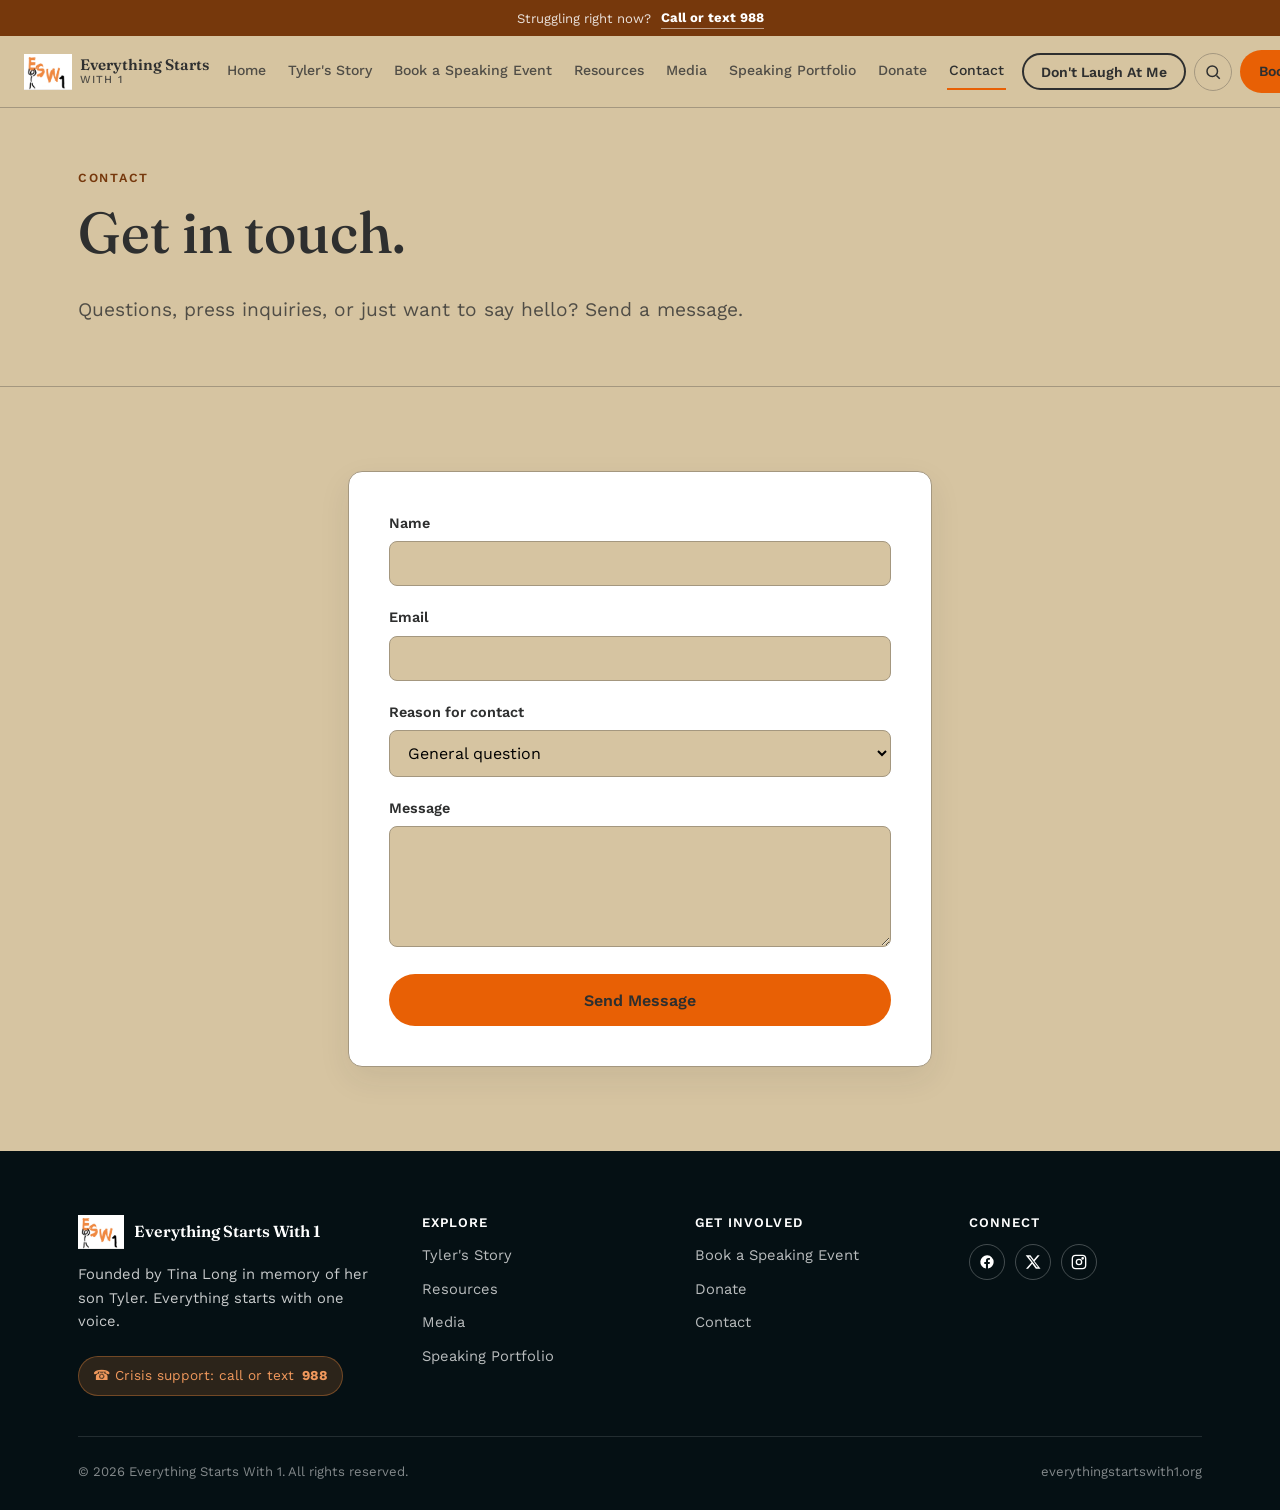
<file: contact.html>
<!DOCTYPE html>
<html lang="en">
<head>
<meta charset="UTF-8">
<meta name="viewport" content="width=device-width, initial-scale=1.0">
<title>Contact | Everything Starts With 1</title>
<meta name="description" content="Get in touch with Everything Starts With 1.">
<link rel="icon" href="favicon.png">
<link rel="stylesheet" href="style.css">
</head>
<body>

<header class="site-header">
  <div class="crisis-strip" id="help">
    <div class="container">
      <span>Struggling right now?</span>
      <a href="tel:988"><strong>Call or text 988</strong></a>
    </div>
  </div>
  <div class="nav-wrap">
    <a href="index.html" class="brand">
      <img src="esw1-logo.png" alt="Everything Starts With 1 logo">
      <span class="brand-name">Everything Starts<br><small>With 1</small></span>
    </a>
    <nav class="main-nav" aria-label="Primary">
      <a href="index.html">Home</a>
      <a href="tylers-story.html">Tyler's Story</a>
      <a href="book-a-speaking-event.html">Book a Speaking Event</a>
      <a href="resources.html">Resources</a>
      <a href="media.html">Media</a>
      <a href="blog.html">Speaking Portfolio</a>
      <a href="donate.html">Donate</a>
      <a href="contact.html" aria-current="page">Contact</a>
    </nav>
    <div class="nav-actions">
      <div class="search-wrap">
        <button class="search-toggle" aria-label="Search site">
          <svg width="18" height="18" viewBox="0 0 24 24" fill="none" stroke="currentColor" stroke-width="2"><circle cx="11" cy="11" r="7"/><line x1="21" y1="21" x2="16.65" y2="16.65"/></svg>
        </button>
        <div class="search-panel">
          <input type="search" class="search-input" placeholder="Search the site…" aria-label="Search">
          <div class="search-results"></div>
        </div>
      </div>
      <a href="book-a-speaking-event.html" class="btn btn-primary" style="padding:0.6em 1.2em;font-size:0.88rem;">Book Tina</a>
      <button class="nav-toggle" aria-label="Menu"><span></span><span></span><span></span></button>
    </div>
  </div>
</header>

<section class="page-hero">
  <div class="container">
    <span class="eyebrow">Contact</span>
    <h1>Get in touch.</h1>
    <p class="lede">Questions, press inquiries, or just want to say hello? Send a message.</p>
  </div>
</section>

<section>
  <div class="container" style="max-width:640px;">
    <div class="form-card">
      <div class="form-success">Thanks for reaching out, we'll be in touch soon.</div>
      <form data-esw1-form>
        <div class="form-row">
          <label for="c-name">Name</label>
          <input type="text" id="c-name" name="name" required>
        </div>
        <div class="form-row">
          <label for="c-email">Email</label>
          <input type="email" id="c-email" name="email" required>
        </div>
        <div class="form-row">
          <label for="c-reason">Reason for contact</label>
          <select id="c-reason" name="reason">
            <option>General question</option>
            <option>Speaking event</option>
            <option>Press / media</option>
            <option>Resources</option>
            <option>Donation</option>
            <option>Other</option>
          </select>
        </div>
        <div class="form-row">
          <label for="c-message">Message</label>
          <textarea id="c-message" name="message" rows="5" required></textarea>
        </div>
        <button type="submit" class="btn btn-primary" style="width:100%;justify-content:center;">Send Message</button>
        
      </form>
    </div>
  </div>
</section>

<footer class="site-footer">
  <div class="container">
    <div class="footer-grid">
      <div>
        <div class="footer-brand"><img src="esw1-logo.png" alt=""><span>Everything Starts With 1</span></div>
        <p style="max-width:34ch;font-size:0.92rem;">Founded by Tina Long in memory of her son Tyler. Everything starts with one voice.</p>
        <div class="footer-crisis">☎ Crisis support: call or text <strong>988</strong></div>
      </div>
      <div class="footer-col">
        <h4>Explore</h4>
        <a href="tylers-story.html">Tyler's Story</a>
        <a href="resources.html">Resources</a>
        <a href="media.html">Media</a>
        <a href="blog.html">Speaking Portfolio</a>
      </div>
      <div class="footer-col">
        <h4>Get Involved</h4>
        <a href="book-a-speaking-event.html">Book a Speaking Event</a>
        <a href="donate.html">Donate</a>
        <a href="contact.html">Contact</a>
      </div>
      <div class="footer-col">
        <h4>Connect</h4>
        <div class="social-row">
          <a href="https://www.facebook.com/everythingstartswith1" aria-label="Facebook" target="_blank" rel="noopener">
            <svg width="16" height="16" viewBox="0 0 24 24" fill="currentColor"><path d="M22 12a10 10 0 10-11.6 9.9v-7H7.9V12h2.5V9.8c0-2.5 1.5-3.9 3.8-3.9 1.1 0 2.2.2 2.2.2v2.5h-1.3c-1.2 0-1.6.8-1.6 1.6V12h2.8l-.4 2.9h-2.4v7A10 10 0 0022 12z"/></svg>
          </a>
          <a href="https://twitter.com/ESW1org" aria-label="Twitter / X" target="_blank" rel="noopener">
            <svg width="16" height="16" viewBox="0 0 24 24" fill="currentColor"><path d="M18.9 2H22l-7.6 8.7L23.3 22h-7l-5.5-7.2L4.6 22H1.5l8.2-9.3L1 2h7.2l5 6.6L18.9 2zm-1.2 18h1.7L7.4 4h-1.8l12.1 16z"/></svg>
          </a>
          <a href="#" aria-label="Instagram">
            <svg width="16" height="16" viewBox="0 0 24 24" fill="none" stroke="currentColor" stroke-width="2"><rect x="2" y="2" width="20" height="20" rx="5"/><circle cx="12" cy="12" r="4"/><circle cx="17.5" cy="6.5" r="1"/></svg>
          </a>
        </div>
      </div>
    </div>
    <div class="footer-bottom">
      <span>© 2026 Everything Starts With 1. All rights reserved.</span>
      <span>everythingstartswith1.org</span>
    </div>
  </div>
</footer>

<script src="main.js"></script>
</body>
</html>
</file>
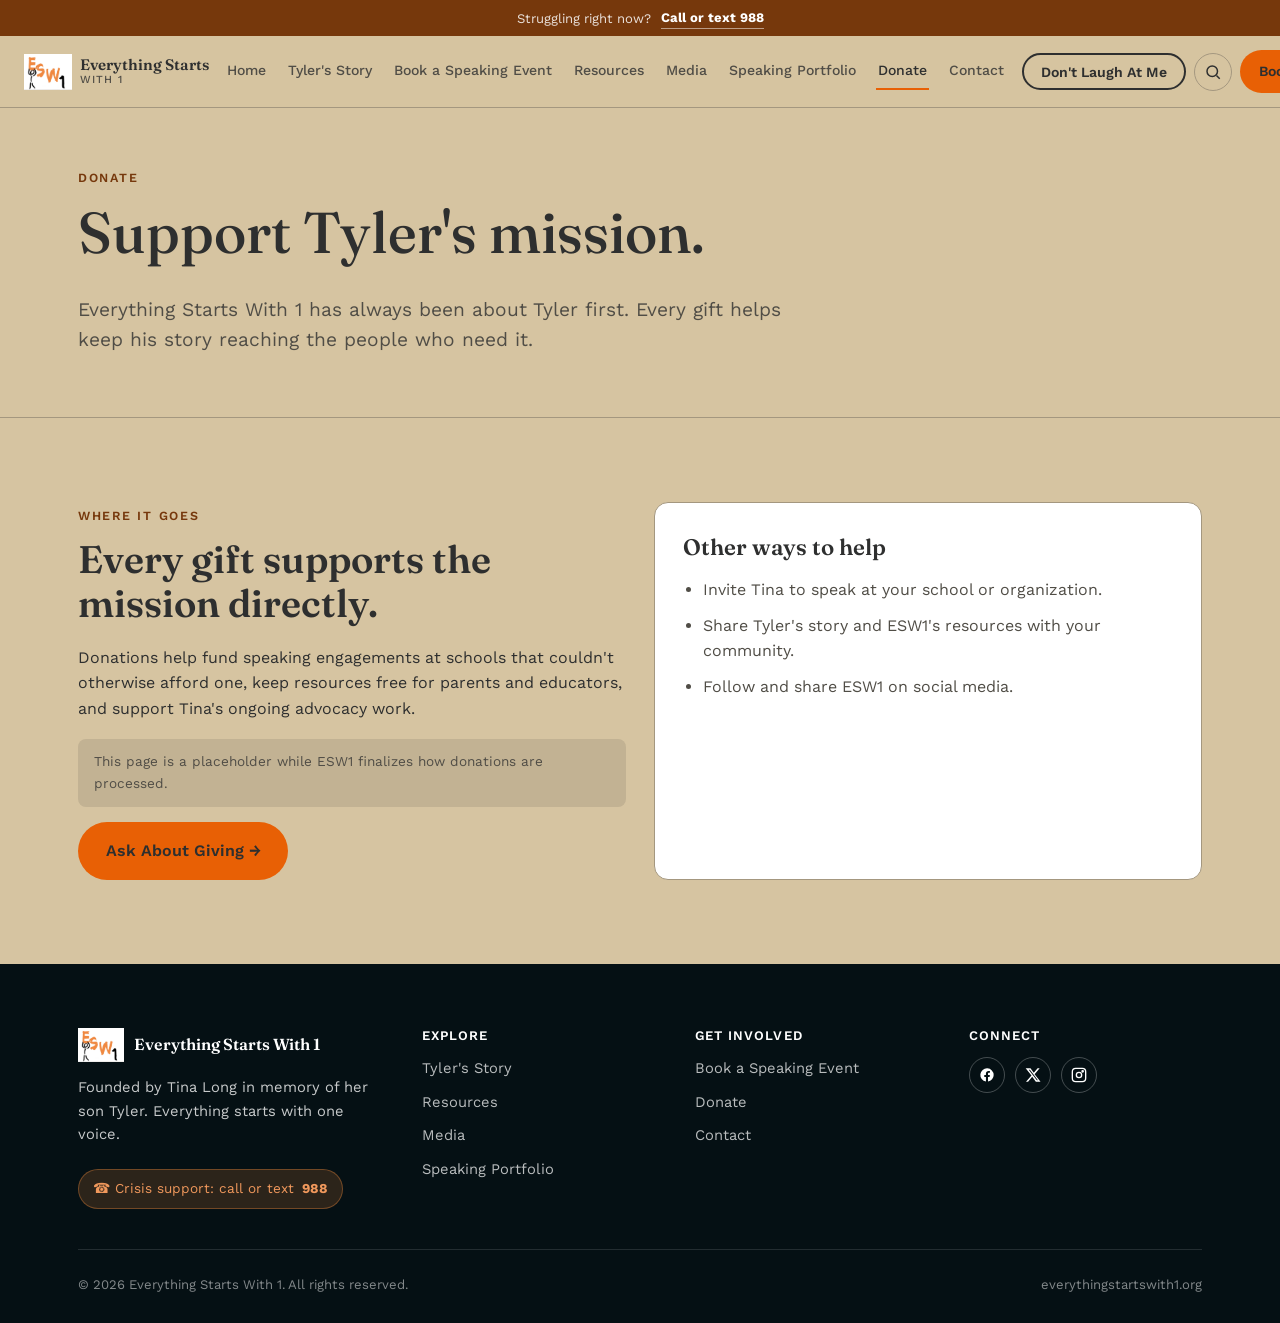
<file: donate.html>
<!DOCTYPE html>
<html lang="en">
<head>
<meta charset="UTF-8">
<meta name="viewport" content="width=device-width, initial-scale=1.0">
<title>Donate | Everything Starts With 1</title>
<meta name="description" content="Support Everything Starts With 1's mission of mental health and bullying advocacy in memory of Tyler Long.">
<link rel="icon" href="favicon.png">
<link rel="stylesheet" href="style.css">
</head>
<body>

<header class="site-header">
  <div class="crisis-strip" id="help">
    <div class="container">
      <span>Struggling right now?</span>
      <a href="tel:988"><strong>Call or text 988</strong></a>
    </div>
  </div>
  <div class="nav-wrap">
    <a href="index.html" class="brand">
      <img src="esw1-logo.png" alt="Everything Starts With 1 logo">
      <span class="brand-name">Everything Starts<br><small>With 1</small></span>
    </a>
    <nav class="main-nav" aria-label="Primary">
      <a href="index.html">Home</a>
      <a href="tylers-story.html">Tyler's Story</a>
      <a href="book-a-speaking-event.html">Book a Speaking Event</a>
      <a href="resources.html">Resources</a>
      <a href="media.html">Media</a>
      <a href="blog.html">Speaking Portfolio</a>
      <a href="donate.html" aria-current="page">Donate</a>
      <a href="contact.html">Contact</a>
    </nav>
    <div class="nav-actions">
      <div class="search-wrap">
        <button class="search-toggle" aria-label="Search site">
          <svg width="18" height="18" viewBox="0 0 24 24" fill="none" stroke="currentColor" stroke-width="2"><circle cx="11" cy="11" r="7"/><line x1="21" y1="21" x2="16.65" y2="16.65"/></svg>
        </button>
        <div class="search-panel">
          <input type="search" class="search-input" placeholder="Search the site…" aria-label="Search">
          <div class="search-results"></div>
        </div>
      </div>
      <a href="book-a-speaking-event.html" class="btn btn-primary" style="padding:0.6em 1.2em;font-size:0.88rem;">Book Tina</a>
      <button class="nav-toggle" aria-label="Menu"><span></span><span></span><span></span></button>
    </div>
  </div>
</header>

<section class="page-hero">
  <div class="container">
    <span class="eyebrow">Donate</span>
    <h1>Support Tyler's mission.</h1>
    <p class="lede">Everything Starts With 1 has always been about Tyler first. Every gift helps keep his story reaching the people who need it.</p>
  </div>
</section>

<section>
  <div class="container">
    <div class="grid-2" style="align-items:center;">
      <div>
        <span class="eyebrow">Where It Goes</span>
        <h2>Every gift supports the mission directly.</h2>
        <p>Donations help fund speaking engagements at schools that couldn't otherwise afford one, keep resources free for parents and educators, and support Tina's ongoing advocacy work.</p>
        <p class="tone-note">This page is a placeholder while ESW1 finalizes how donations are processed.</p>
        <a href="contact.html" class="btn btn-primary">Ask About Giving →</a>
      </div>
      <div class="card">
        <h3>Other ways to help</h3>
        <ul style="padding-left:20px;color:var(--color-ink-soft);">
          <li style="margin-bottom:10px;">Invite Tina to speak at your school or organization.</li>
          <li style="margin-bottom:10px;">Share Tyler's story and ESW1's resources with your community.</li>
          <li style="margin-bottom:10px;">Follow and share ESW1 on social media.</li>
        </ul>
      </div>
    </div>
  </div>
</section>

<footer class="site-footer">
  <div class="container">
    <div class="footer-grid">
      <div>
        <div class="footer-brand"><img src="esw1-logo.png" alt=""><span>Everything Starts With 1</span></div>
        <p style="max-width:34ch;font-size:0.92rem;">Founded by Tina Long in memory of her son Tyler. Everything starts with one voice.</p>
        <div class="footer-crisis">☎ Crisis support: call or text <strong>988</strong></div>
      </div>
      <div class="footer-col">
        <h4>Explore</h4>
        <a href="tylers-story.html">Tyler's Story</a>
        <a href="resources.html">Resources</a>
        <a href="media.html">Media</a>
        <a href="blog.html">Speaking Portfolio</a>
      </div>
      <div class="footer-col">
        <h4>Get Involved</h4>
        <a href="book-a-speaking-event.html">Book a Speaking Event</a>
        <a href="donate.html">Donate</a>
        <a href="contact.html">Contact</a>
      </div>
      <div class="footer-col">
        <h4>Connect</h4>
        <div class="social-row">
          <a href="https://www.facebook.com/everythingstartswith1" aria-label="Facebook" target="_blank" rel="noopener">
            <svg width="16" height="16" viewBox="0 0 24 24" fill="currentColor"><path d="M22 12a10 10 0 10-11.6 9.9v-7H7.9V12h2.5V9.8c0-2.5 1.5-3.9 3.8-3.9 1.1 0 2.2.2 2.2.2v2.5h-1.3c-1.2 0-1.6.8-1.6 1.6V12h2.8l-.4 2.9h-2.4v7A10 10 0 0022 12z"/></svg>
          </a>
          <a href="https://twitter.com/ESW1org" aria-label="Twitter / X" target="_blank" rel="noopener">
            <svg width="16" height="16" viewBox="0 0 24 24" fill="currentColor"><path d="M18.9 2H22l-7.6 8.7L23.3 22h-7l-5.5-7.2L4.6 22H1.5l8.2-9.3L1 2h7.2l5 6.6L18.9 2zm-1.2 18h1.7L7.4 4h-1.8l12.1 16z"/></svg>
          </a>
          <a href="#" aria-label="Instagram">
            <svg width="16" height="16" viewBox="0 0 24 24" fill="none" stroke="currentColor" stroke-width="2"><rect x="2" y="2" width="20" height="20" rx="5"/><circle cx="12" cy="12" r="4"/><circle cx="17.5" cy="6.5" r="1"/></svg>
          </a>
        </div>
      </div>
    </div>
    <div class="footer-bottom">
      <span>© 2026 Everything Starts With 1. All rights reserved.</span>
      <span>everythingstartswith1.org</span>
    </div>
  </div>
</footer>

<script src="main.js"></script>
</body>
</html>
</file>
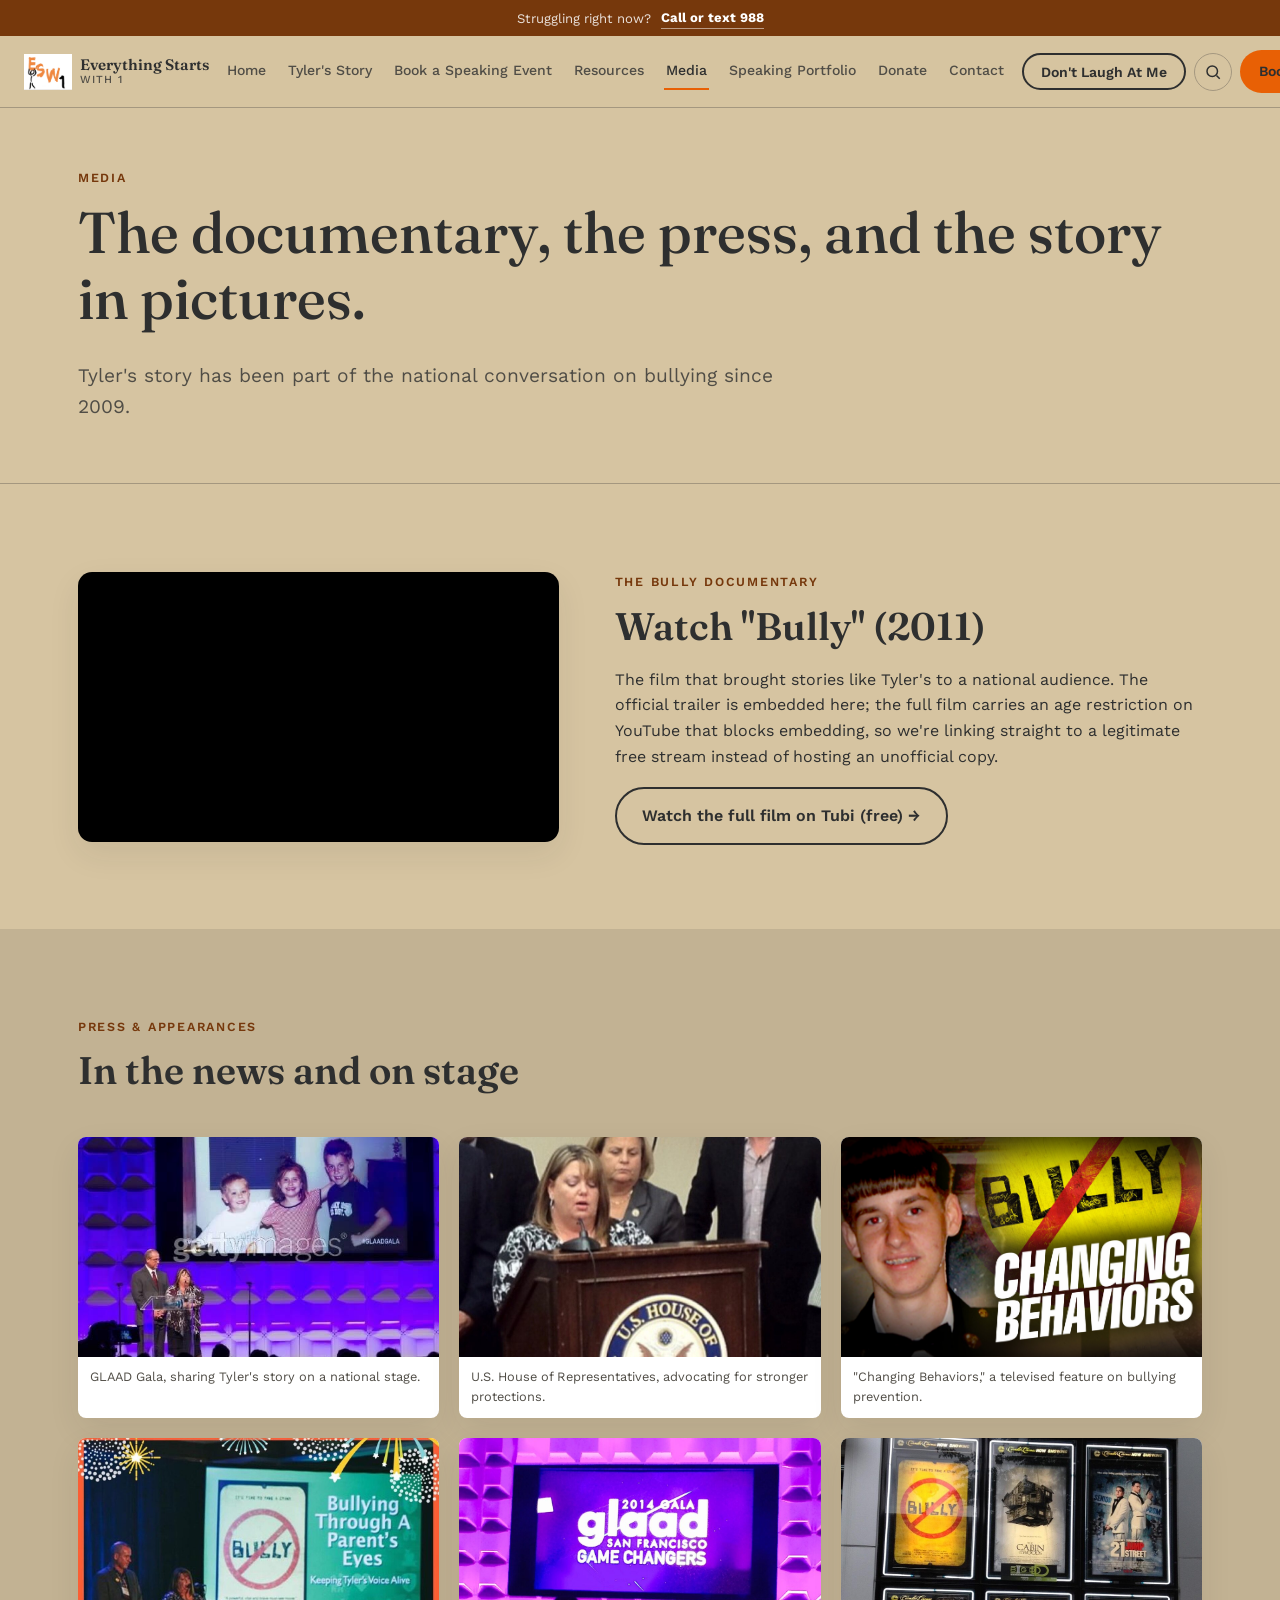
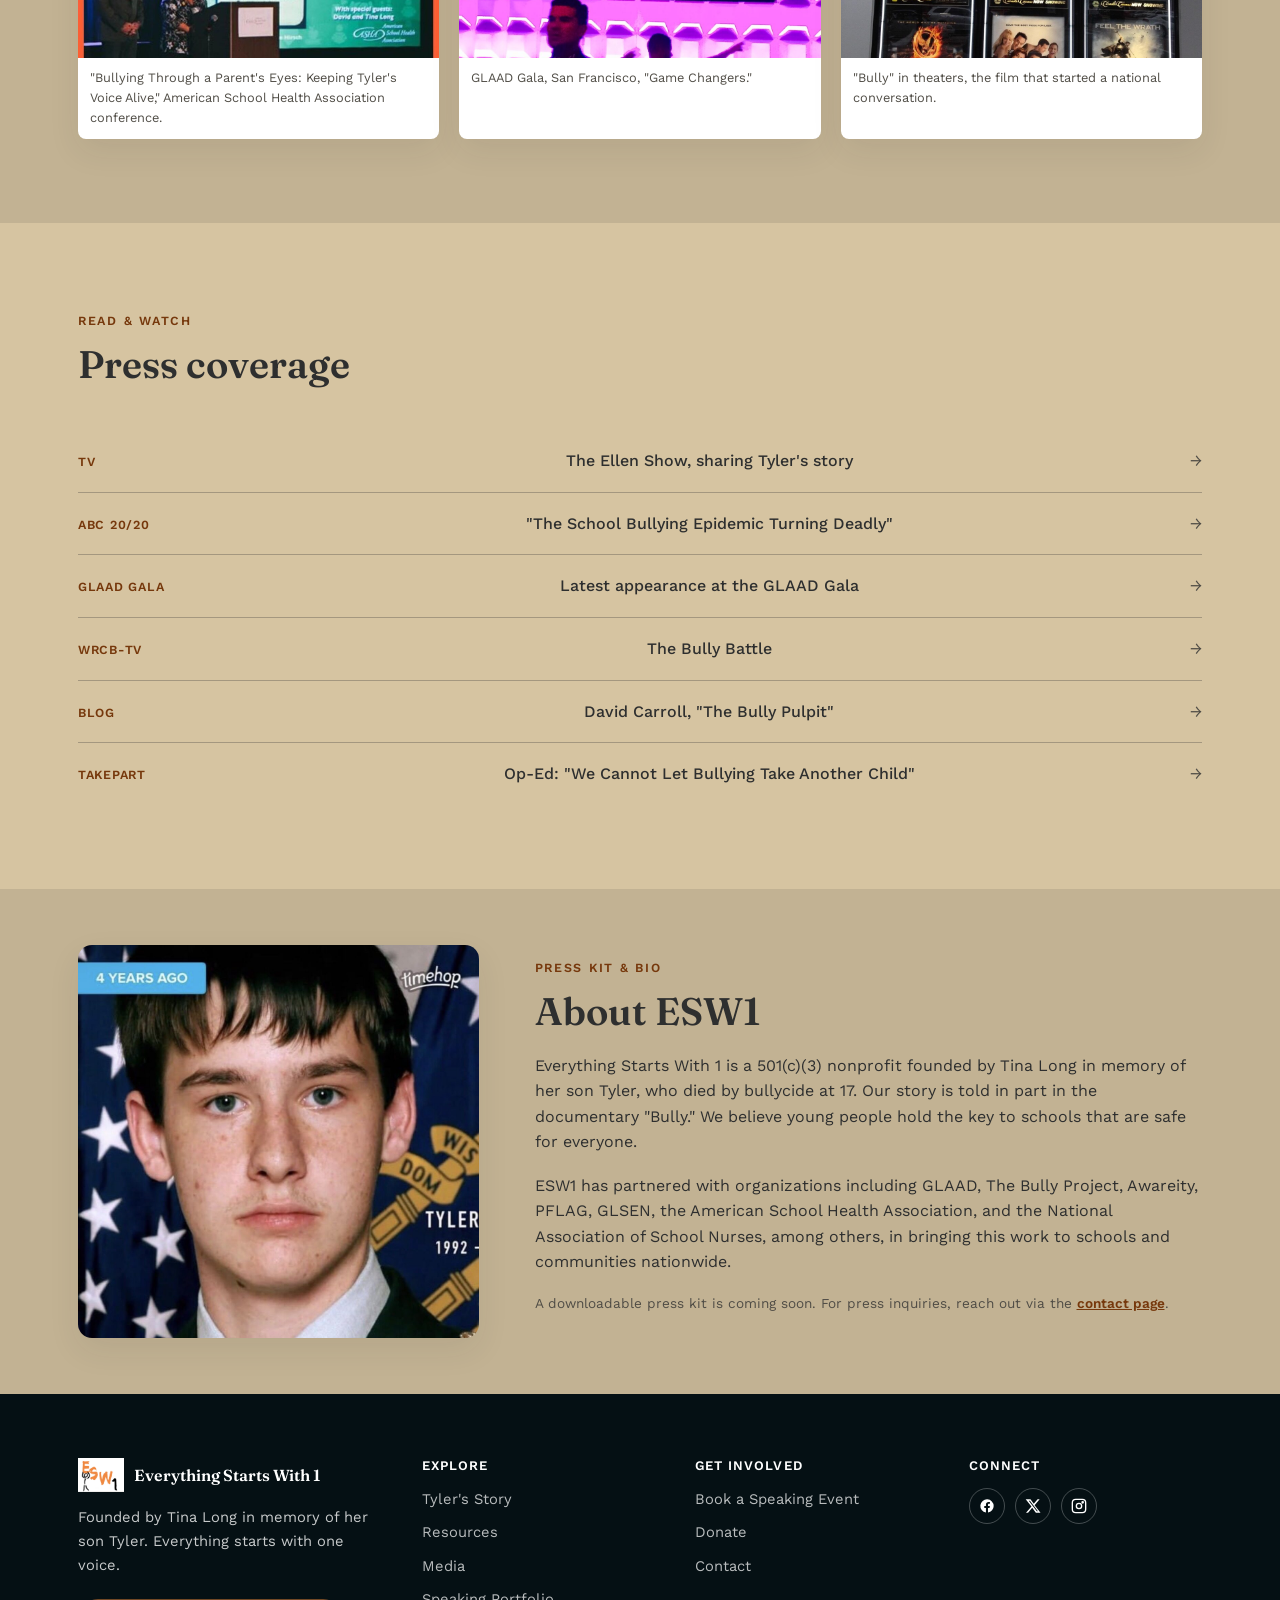
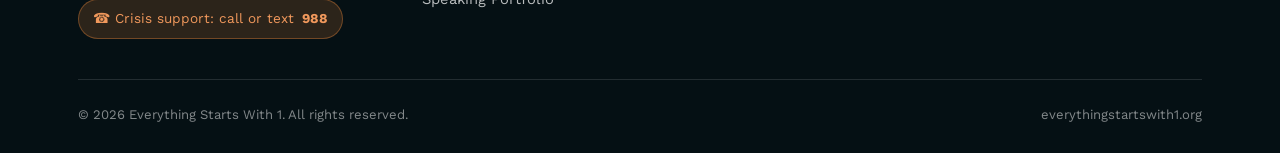
<file: media.html>
<!DOCTYPE html>
<html lang="en">
<head>
<meta charset="UTF-8">
<meta name="viewport" content="width=device-width, initial-scale=1.0">
<title>Media | Everything Starts With 1</title>
<meta name="description" content="The Bully documentary, press appearances, and photos from Tina Long's advocacy work with Everything Starts With 1.">
<link rel="icon" href="favicon.png">
<link rel="stylesheet" href="style.css">
</head>
<body>

<header class="site-header">
  <div class="crisis-strip" id="help">
    <div class="container">
      <span>Struggling right now?</span>
      <a href="tel:988"><strong>Call or text 988</strong></a>
    </div>
  </div>
  <div class="nav-wrap">
    <a href="index.html" class="brand">
      <img src="esw1-logo.png" alt="Everything Starts With 1 logo">
      <span class="brand-name">Everything Starts<br><small>With 1</small></span>
    </a>
    <nav class="main-nav" aria-label="Primary">
      <a href="index.html">Home</a>
      <a href="tylers-story.html">Tyler's Story</a>
      <a href="book-a-speaking-event.html">Book a Speaking Event</a>
      <a href="resources.html">Resources</a>
      <a href="media.html" aria-current="page">Media</a>
      <a href="blog.html">Speaking Portfolio</a>
      <a href="donate.html">Donate</a>
      <a href="contact.html">Contact</a>
    </nav>
    <div class="nav-actions">
      <div class="search-wrap">
        <button class="search-toggle" aria-label="Search site">
          <svg width="18" height="18" viewBox="0 0 24 24" fill="none" stroke="currentColor" stroke-width="2"><circle cx="11" cy="11" r="7"/><line x1="21" y1="21" x2="16.65" y2="16.65"/></svg>
        </button>
        <div class="search-panel">
          <input type="search" class="search-input" placeholder="Search the site…" aria-label="Search">
          <div class="search-results"></div>
        </div>
      </div>
      <a href="book-a-speaking-event.html" class="btn btn-primary" style="padding:0.6em 1.2em;font-size:0.88rem;">Book Tina</a>
      <button class="nav-toggle" aria-label="Menu"><span></span><span></span><span></span></button>
    </div>
  </div>
</header>

<section class="page-hero">
  <div class="container">
    <span class="eyebrow">Media</span>
    <h1>The documentary, the press, and the story in pictures.</h1>
    <p class="lede">Tyler's story has been part of the national conversation on bullying since 2009.</p>
  </div>
</section>

<section>
  <div class="container hook-grid">
    <div class="video-frame">
      <iframe src="https://www.youtube.com/embed/io9yrcIqAec" title="Bully (2011), Official Trailer" allow="accelerometer; autoplay; clipboard-write; encrypted-media; gyroscope; picture-in-picture" allowfullscreen></iframe>
    </div>
    <div>
      <span class="eyebrow">The Bully Documentary</span>
      <h2>Watch "Bully" (2011)</h2>
      <p>The film that brought stories like Tyler's to a national audience. The official trailer is embedded here; the full film carries an age restriction on YouTube that blocks embedding, so we're linking straight to a legitimate free stream instead of hosting an unofficial copy.</p>
      <a href="https://tubitv.com/movies/507465/bully" target="_blank" rel="noopener" class="btn btn-secondary">Watch the full film on Tubi (free) →</a>
    </div>
  </div>
</section>

<section class="section-alt">
  <div class="container">
    <div class="section-head left">
      <span class="eyebrow">Press &amp; Appearances</span>
      <h2>In the news and on stage</h2>
    </div>
    <div class="media-gallery">
      <figure>
        <img src="glaad-gala.jpeg" alt="Tina and Tyler featured at the GLAAD Gala">
        <figcaption>GLAAD Gala, sharing Tyler's story on a national stage.</figcaption>
      </figure>
      <figure>
        <img src="us-house-press-conference.jpeg" alt="Tina speaking at a U.S. House of Representatives press conference">
        <figcaption>U.S. House of Representatives, advocating for stronger protections.</figcaption>
      </figure>
      <figure>
        <img src="changing-behaviors-graphic.jpg" alt="Changing Behaviors, televised segment graphic featuring Tyler">
        <figcaption>"Changing Behaviors," a televised feature on bullying prevention.</figcaption>
      </figure>
      <figure>
        <img src="conference-slide-bullying-parents-eyes.jpeg" alt="Conference session titled Bullying Through a Parent's Eyes, keeping Tyler's voice alive">
        <figcaption>"Bullying Through a Parent's Eyes: Keeping Tyler's Voice Alive," American School Health Association conference.</figcaption>
      </figure>
      <figure>
        <img src="glaad-gala-2014-signage.jpeg" alt="GLAAD Gala 2014 San Francisco, Game Changers">
        <figcaption>GLAAD Gala, San Francisco, "Game Changers."</figcaption>
      </figure>
      <figure>
        <img src="movie-marquee-bully.jpeg" alt="Movie theater marquee showing the film Bully">
        <figcaption>"Bully" in theaters, the film that started a national conversation.</figcaption>
      </figure>
    </div>
  </div>
</section>

<section>
  <div class="container">
    <div class="section-head left">
      <span class="eyebrow">Read &amp; Watch</span>
      <h2>Press coverage</h2>
    </div>
    <div class="press-list">
      <a class="press-row" href="http://www.youtube.com/watch?v=H6RDpOGqeCg" target="_blank" rel="noopener">
        <span class="press-outlet">TV</span>
        <span class="press-title">The Ellen Show, sharing Tyler's story</span>
        <span class="press-arrow">→</span>
      </a>
      <a class="press-row" href="http://abcnews.go.com/2020/TheLaw/school-bullying-epidemic-turning-deadly/story?id=11880841" target="_blank" rel="noopener">
        <span class="press-outlet">ABC 20/20</span>
        <span class="press-title">"The School Bullying Epidemic Turning Deadly"</span>
        <span class="press-arrow">→</span>
      </a>
      <a class="press-row" href="https://www.facebook.com/video.php?v=10201884599391331&set=vb.1673964299&type=2&theater" target="_blank" rel="noopener">
        <span class="press-outlet">GLAAD Gala</span>
        <span class="press-title">Latest appearance at the GLAAD Gala</span>
        <span class="press-arrow">→</span>
      </a>
      <a class="press-row" href="http://www.wrcbtv.com/category/236313/the-bully-battle" target="_blank" rel="noopener">
        <span class="press-outlet">WRCB-TV</span>
        <span class="press-title">The Bully Battle</span>
        <span class="press-arrow">→</span>
      </a>
      <a class="press-row" href="http://www.chattanoogaradiotv.com/general/the-bully-pulpit/" target="_blank" rel="noopener">
        <span class="press-outlet">Blog</span>
        <span class="press-title">David Carroll, "The Bully Pulpit"</span>
        <span class="press-arrow">→</span>
      </a>
      <a class="press-row" href="http://www.takepart.com/article/2013/02/20/our-son-committed-suicide-we-can-not-let-bullying-take-another-child" target="_blank" rel="noopener">
        <span class="press-outlet">TakePart</span>
        <span class="press-title">Op-Ed: "We Cannot Let Bullying Take Another Child"</span>
        <span class="press-arrow">→</span>
      </a>
    </div>
    
  </div>
</section>

<section class="tight section-alt">
  <div class="container">
    <div class="hook-grid" style="grid-template-columns: 0.75fr 1.25fr;">
      <img src="tyler-uniform-flag-crop.jpeg" alt="Tyler Long in his JROTC uniform">
      <div>
        <span class="eyebrow">Press Kit &amp; Bio</span>
        <h2>About ESW1</h2>
        <p>Everything Starts With 1 is a 501(c)(3) nonprofit founded by Tina Long in memory of her son Tyler, who died by bullycide at 17. Our story is told in part in the documentary "Bully." We believe young people hold the key to schools that are safe for everyone.</p>
        <p>ESW1 has partnered with organizations including GLAAD, The Bully Project, Awareity, PFLAG, GLSEN, the American School Health Association, and the National Association of School Nurses, among others, in bringing this work to schools and communities nationwide.</p>
        <p class="form-note">A downloadable press kit is coming soon. For press inquiries, reach out via the <a href="contact.html" style="color:var(--color-orange-dark);font-weight:600;">contact page</a>.</p>
      </div>
    </div>
  </div>
</section>

<footer class="site-footer">
  <div class="container">
    <div class="footer-grid">
      <div>
        <div class="footer-brand"><img src="esw1-logo.png" alt=""><span>Everything Starts With 1</span></div>
        <p style="max-width:34ch;font-size:0.92rem;">Founded by Tina Long in memory of her son Tyler. Everything starts with one voice.</p>
        <div class="footer-crisis">☎ Crisis support: call or text <strong>988</strong></div>
      </div>
      <div class="footer-col">
        <h4>Explore</h4>
        <a href="tylers-story.html">Tyler's Story</a>
        <a href="resources.html">Resources</a>
        <a href="media.html">Media</a>
        <a href="blog.html">Speaking Portfolio</a>
      </div>
      <div class="footer-col">
        <h4>Get Involved</h4>
        <a href="book-a-speaking-event.html">Book a Speaking Event</a>
        <a href="donate.html">Donate</a>
        <a href="contact.html">Contact</a>
      </div>
      <div class="footer-col">
        <h4>Connect</h4>
        <div class="social-row">
          <a href="https://www.facebook.com/everythingstartswith1" aria-label="Facebook" target="_blank" rel="noopener">
            <svg width="16" height="16" viewBox="0 0 24 24" fill="currentColor"><path d="M22 12a10 10 0 10-11.6 9.9v-7H7.9V12h2.5V9.8c0-2.5 1.5-3.9 3.8-3.9 1.1 0 2.2.2 2.2.2v2.5h-1.3c-1.2 0-1.6.8-1.6 1.6V12h2.8l-.4 2.9h-2.4v7A10 10 0 0022 12z"/></svg>
          </a>
          <a href="https://twitter.com/ESW1org" aria-label="Twitter / X" target="_blank" rel="noopener">
            <svg width="16" height="16" viewBox="0 0 24 24" fill="currentColor"><path d="M18.9 2H22l-7.6 8.7L23.3 22h-7l-5.5-7.2L4.6 22H1.5l8.2-9.3L1 2h7.2l5 6.6L18.9 2zm-1.2 18h1.7L7.4 4h-1.8l12.1 16z"/></svg>
          </a>
          <a href="#" aria-label="Instagram">
            <svg width="16" height="16" viewBox="0 0 24 24" fill="none" stroke="currentColor" stroke-width="2"><rect x="2" y="2" width="20" height="20" rx="5"/><circle cx="12" cy="12" r="4"/><circle cx="17.5" cy="6.5" r="1"/></svg>
          </a>
        </div>
      </div>
    </div>
    <div class="footer-bottom">
      <span>© 2026 Everything Starts With 1. All rights reserved.</span>
      <span>everythingstartswith1.org</span>
    </div>
  </div>
</footer>

<script src="main.js"></script>
</body>
</html>
</file>
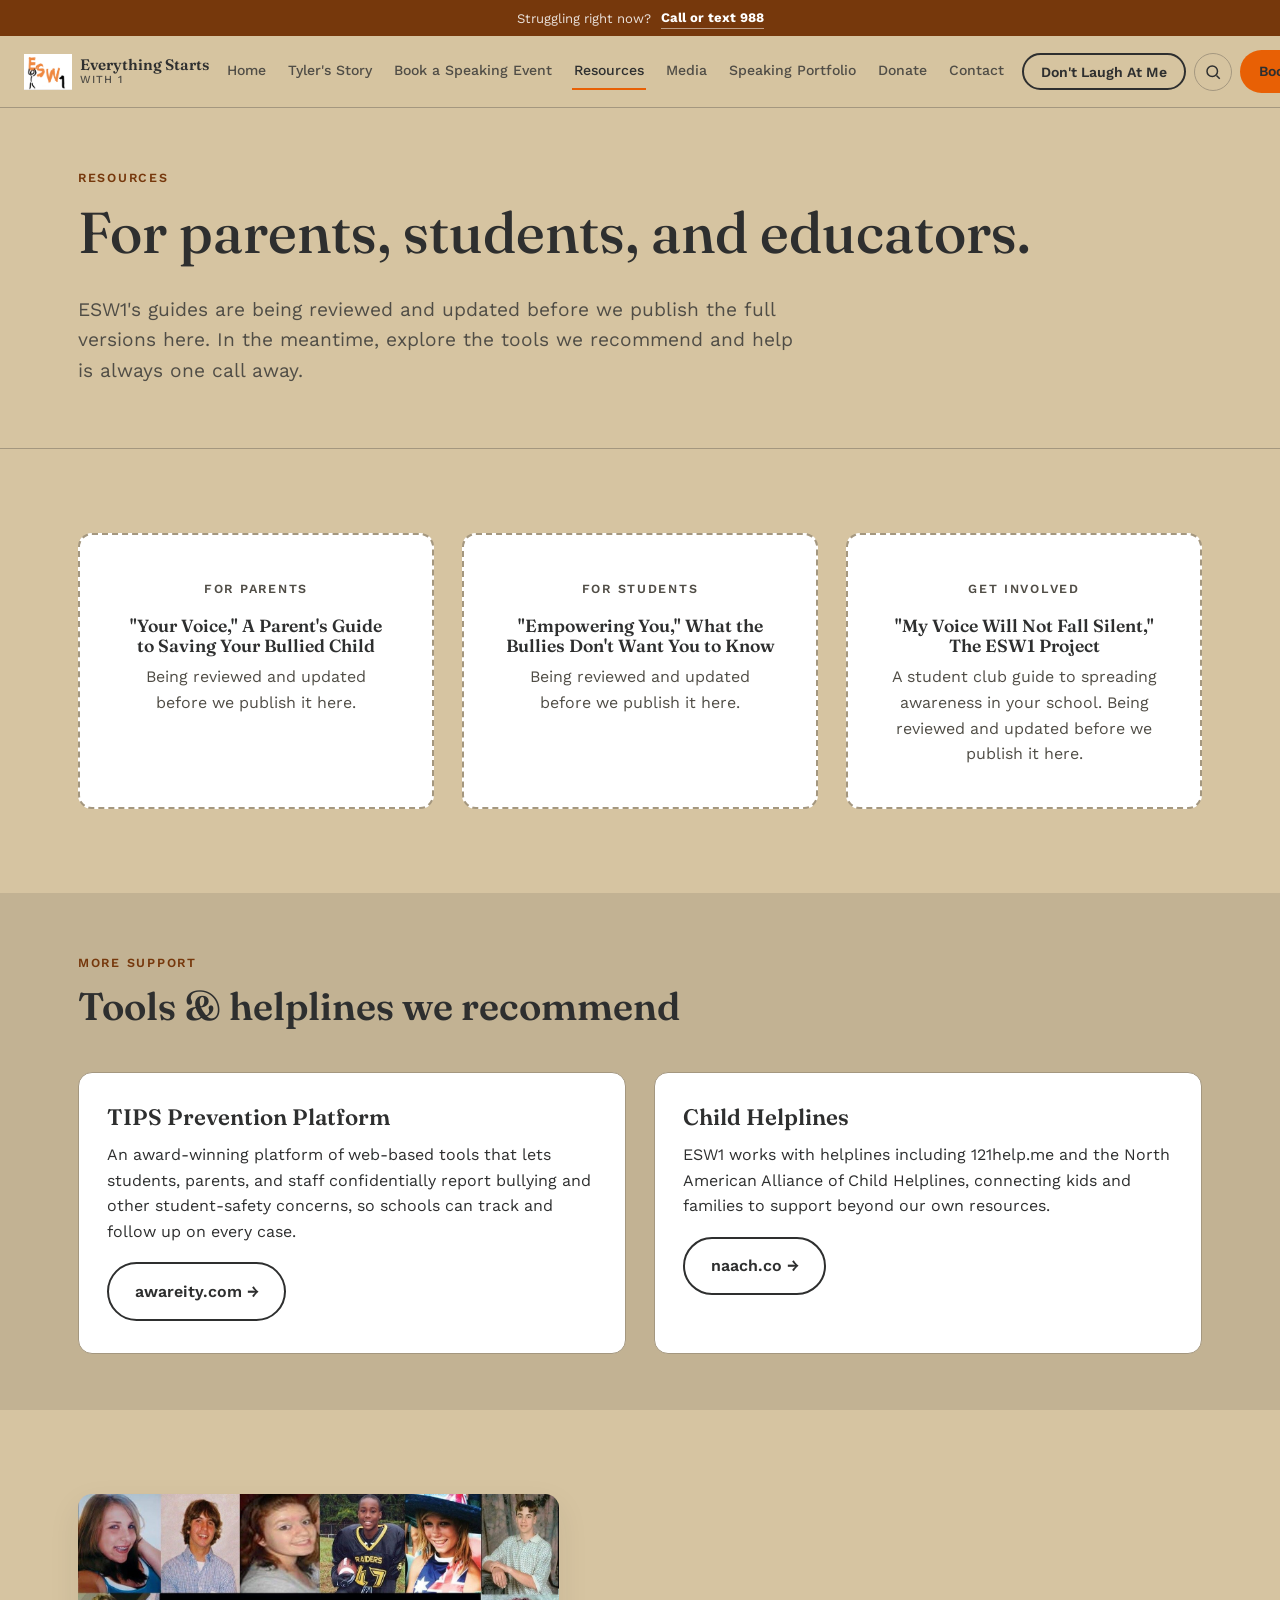
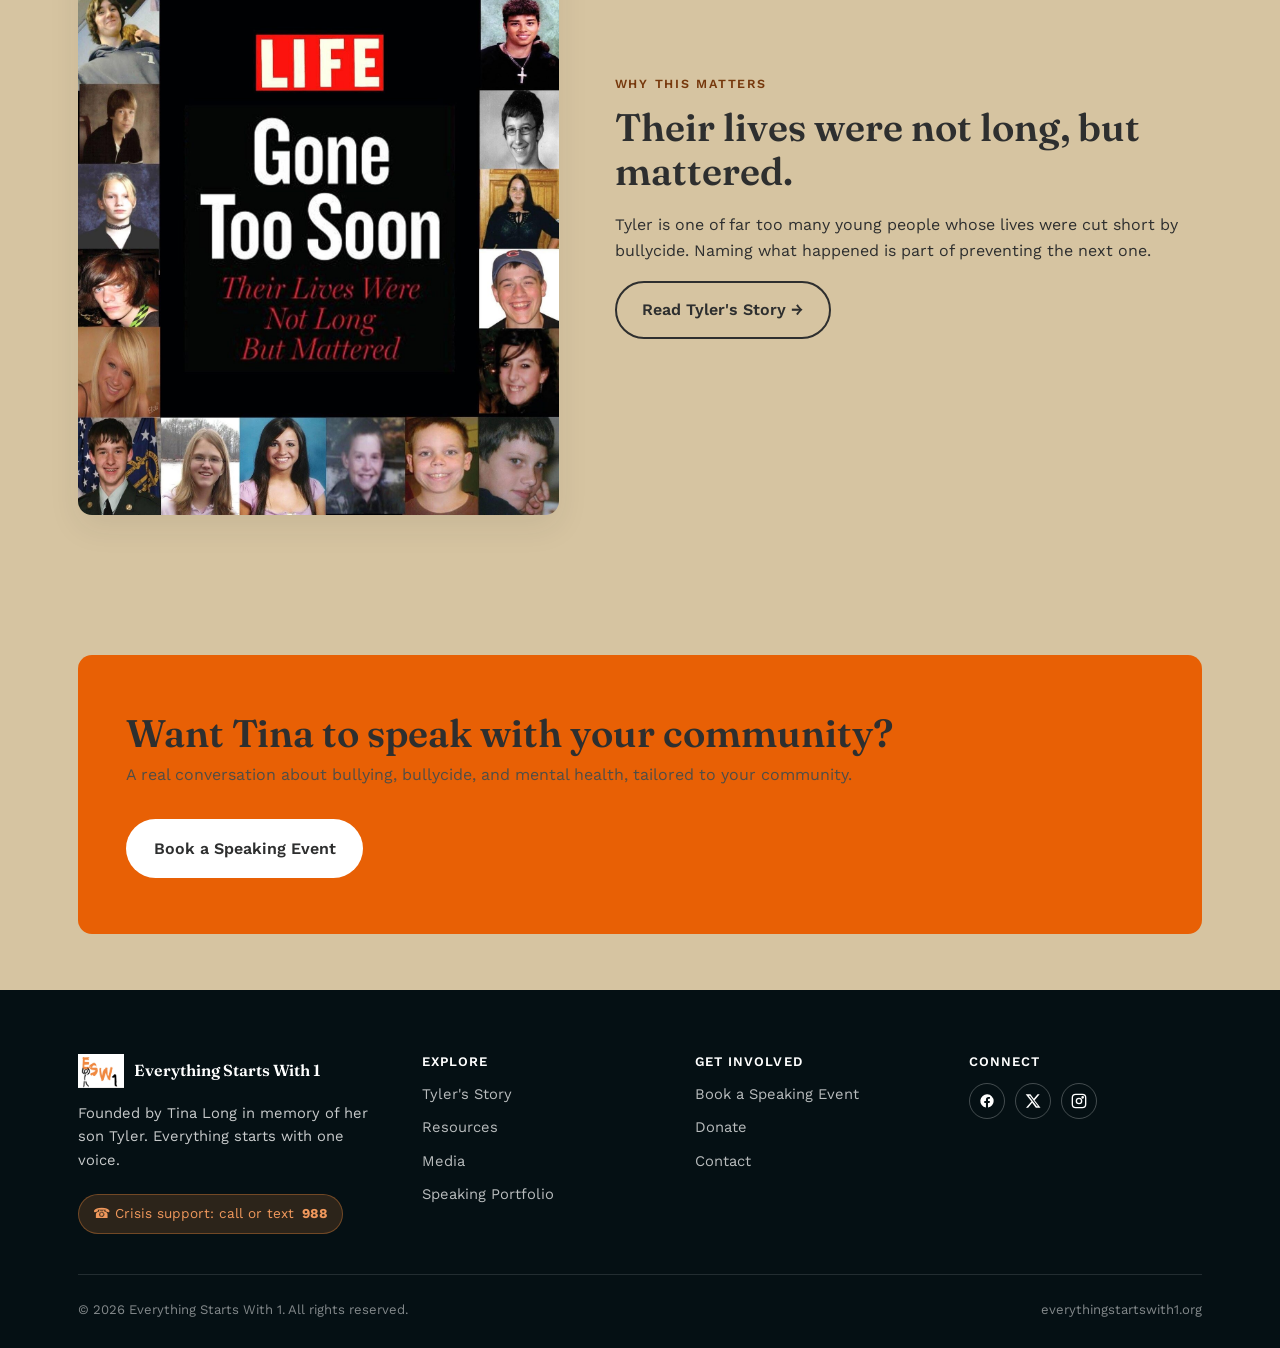
<file: resources.html>
<!DOCTYPE html>
<html lang="en">
<head>
<meta charset="UTF-8">
<meta name="viewport" content="width=device-width, initial-scale=1.0">
<title>Resources | Everything Starts With 1</title>
<meta name="description" content="Resources for parents, students, and educators supporting a child affected by bullying or mental health struggles.">
<link rel="icon" href="favicon.png">
<link rel="stylesheet" href="style.css">
</head>
<body>

<header class="site-header">
  <div class="crisis-strip" id="help">
    <div class="container">
      <span>Struggling right now?</span>
      <a href="tel:988"><strong>Call or text 988</strong></a>
    </div>
  </div>
  <div class="nav-wrap">
    <a href="index.html" class="brand">
      <img src="esw1-logo.png" alt="Everything Starts With 1 logo">
      <span class="brand-name">Everything Starts<br><small>With 1</small></span>
    </a>
    <nav class="main-nav" aria-label="Primary">
      <a href="index.html">Home</a>
      <a href="tylers-story.html">Tyler's Story</a>
      <a href="book-a-speaking-event.html">Book a Speaking Event</a>
      <a href="resources.html" aria-current="page">Resources</a>
      <a href="media.html">Media</a>
      <a href="blog.html">Speaking Portfolio</a>
      <a href="donate.html">Donate</a>
      <a href="contact.html">Contact</a>
    </nav>
    <div class="nav-actions">
      <div class="search-wrap">
        <button class="search-toggle" aria-label="Search site">
          <svg width="18" height="18" viewBox="0 0 24 24" fill="none" stroke="currentColor" stroke-width="2"><circle cx="11" cy="11" r="7"/><line x1="21" y1="21" x2="16.65" y2="16.65"/></svg>
        </button>
        <div class="search-panel">
          <input type="search" class="search-input" placeholder="Search the site…" aria-label="Search">
          <div class="search-results"></div>
        </div>
      </div>
      <a href="book-a-speaking-event.html" class="btn btn-primary" style="padding:0.6em 1.2em;font-size:0.88rem;">Book Tina</a>
      <button class="nav-toggle" aria-label="Menu"><span></span><span></span><span></span></button>
    </div>
  </div>
</header>

<section class="page-hero">
  <div class="container">
    <span class="eyebrow">Resources</span>
    <h1>For parents, students, and educators.</h1>
    <p class="lede">ESW1's guides are being reviewed and updated before we publish the full versions here. In the meantime, explore the tools we recommend and help is always one call away.</p>
  </div>
</section>

<section>
  <div class="container">
    <div class="grid-3">
      <div class="placeholder-box">
        <span class="eyebrow">For Parents</span>
        <h3 style="margin:6px 0 8px;font-size:1.1rem;">"Your Voice," A Parent's Guide to Saving Your Bullied Child</h3>
        <p style="margin:0;">Being reviewed and updated before we publish it here.</p>
      </div>
      <div class="placeholder-box">
        <span class="eyebrow">For Students</span>
        <h3 style="margin:6px 0 8px;font-size:1.1rem;">"Empowering You," What the Bullies Don't Want You to Know</h3>
        <p style="margin:0;">Being reviewed and updated before we publish it here.</p>
      </div>
      <div class="placeholder-box">
        <span class="eyebrow">Get Involved</span>
        <h3 style="margin:6px 0 8px;font-size:1.1rem;">"My Voice Will Not Fall Silent," The ESW1 Project</h3>
        <p style="margin:0;">A student club guide to spreading awareness in your school. Being reviewed and updated before we publish it here.</p>
      </div>
    </div>
  </div>
</section>

<section class="section-alt tight">
  <div class="container">
    <div class="section-head left">
      <span class="eyebrow">More Support</span>
      <h2>Tools &amp; helplines we recommend</h2>
    </div>
    <div class="grid-2">
      <div class="card">
        <h3>TIPS Prevention Platform</h3>
        <p>An award-winning platform of web-based tools that lets students, parents, and staff confidentially report bullying and other student-safety concerns, so schools can track and follow up on every case.</p>
        <a href="https://www.awareity.com" target="_blank" rel="noopener" class="btn btn-secondary">awareity.com →</a>
      </div>
      <div class="card">
        <h3>Child Helplines</h3>
        <p>ESW1 works with helplines including 121help.me and the North American Alliance of Child Helplines, connecting kids and families to support beyond our own resources.</p>
        <a href="https://www.naach.co" target="_blank" rel="noopener" class="btn btn-secondary">naach.co →</a>
      </div>
    </div>
  </div>
</section>

<section>
  <div class="container hook-grid">
    <img src="life-gone-too-soon-collage.jpeg" alt="Gone Too Soon, a memorial collage of young lives lost to bullycide">
    <div>
      <span class="eyebrow">Why This Matters</span>
      <h2>Their lives were not long, but mattered.</h2>
      <p>Tyler is one of far too many young people whose lives were cut short by bullycide. Naming what happened is part of preventing the next one.</p>
      <a href="tylers-story.html" class="btn btn-secondary">Read Tyler's Story →</a>
    </div>
  </div>
</section>

<section class="tight">
  <div class="container">
    <div class="cta-band">
      <div>
        <h2>Want Tina to speak with your community?</h2>
        <p>A real conversation about bullying, bullycide, and mental health, tailored to your community.</p>
      </div>
      <a href="book-a-speaking-event.html" class="btn btn-on-dark">Book a Speaking Event</a>
    </div>
  </div>
</section>

<footer class="site-footer">
  <div class="container">
    <div class="footer-grid">
      <div>
        <div class="footer-brand"><img src="esw1-logo.png" alt=""><span>Everything Starts With 1</span></div>
        <p style="max-width:34ch;font-size:0.92rem;">Founded by Tina Long in memory of her son Tyler. Everything starts with one voice.</p>
        <div class="footer-crisis">☎ Crisis support: call or text <strong>988</strong></div>
      </div>
      <div class="footer-col">
        <h4>Explore</h4>
        <a href="tylers-story.html">Tyler's Story</a>
        <a href="resources.html">Resources</a>
        <a href="media.html">Media</a>
        <a href="blog.html">Speaking Portfolio</a>
      </div>
      <div class="footer-col">
        <h4>Get Involved</h4>
        <a href="book-a-speaking-event.html">Book a Speaking Event</a>
        <a href="donate.html">Donate</a>
        <a href="contact.html">Contact</a>
      </div>
      <div class="footer-col">
        <h4>Connect</h4>
        <div class="social-row">
          <a href="https://www.facebook.com/everythingstartswith1" aria-label="Facebook" target="_blank" rel="noopener">
            <svg width="16" height="16" viewBox="0 0 24 24" fill="currentColor"><path d="M22 12a10 10 0 10-11.6 9.9v-7H7.9V12h2.5V9.8c0-2.5 1.5-3.9 3.8-3.9 1.1 0 2.2.2 2.2.2v2.5h-1.3c-1.2 0-1.6.8-1.6 1.6V12h2.8l-.4 2.9h-2.4v7A10 10 0 0022 12z"/></svg>
          </a>
          <a href="https://twitter.com/ESW1org" aria-label="Twitter / X" target="_blank" rel="noopener">
            <svg width="16" height="16" viewBox="0 0 24 24" fill="currentColor"><path d="M18.9 2H22l-7.6 8.7L23.3 22h-7l-5.5-7.2L4.6 22H1.5l8.2-9.3L1 2h7.2l5 6.6L18.9 2zm-1.2 18h1.7L7.4 4h-1.8l12.1 16z"/></svg>
          </a>
          <a href="#" aria-label="Instagram">
            <svg width="16" height="16" viewBox="0 0 24 24" fill="none" stroke="currentColor" stroke-width="2"><rect x="2" y="2" width="20" height="20" rx="5"/><circle cx="12" cy="12" r="4"/><circle cx="17.5" cy="6.5" r="1"/></svg>
          </a>
        </div>
      </div>
    </div>
    <div class="footer-bottom">
      <span>© 2026 Everything Starts With 1. All rights reserved.</span>
      <span>everythingstartswith1.org</span>
    </div>
  </div>
</footer>

<script src="main.js"></script>
</body>
</html>
</file>
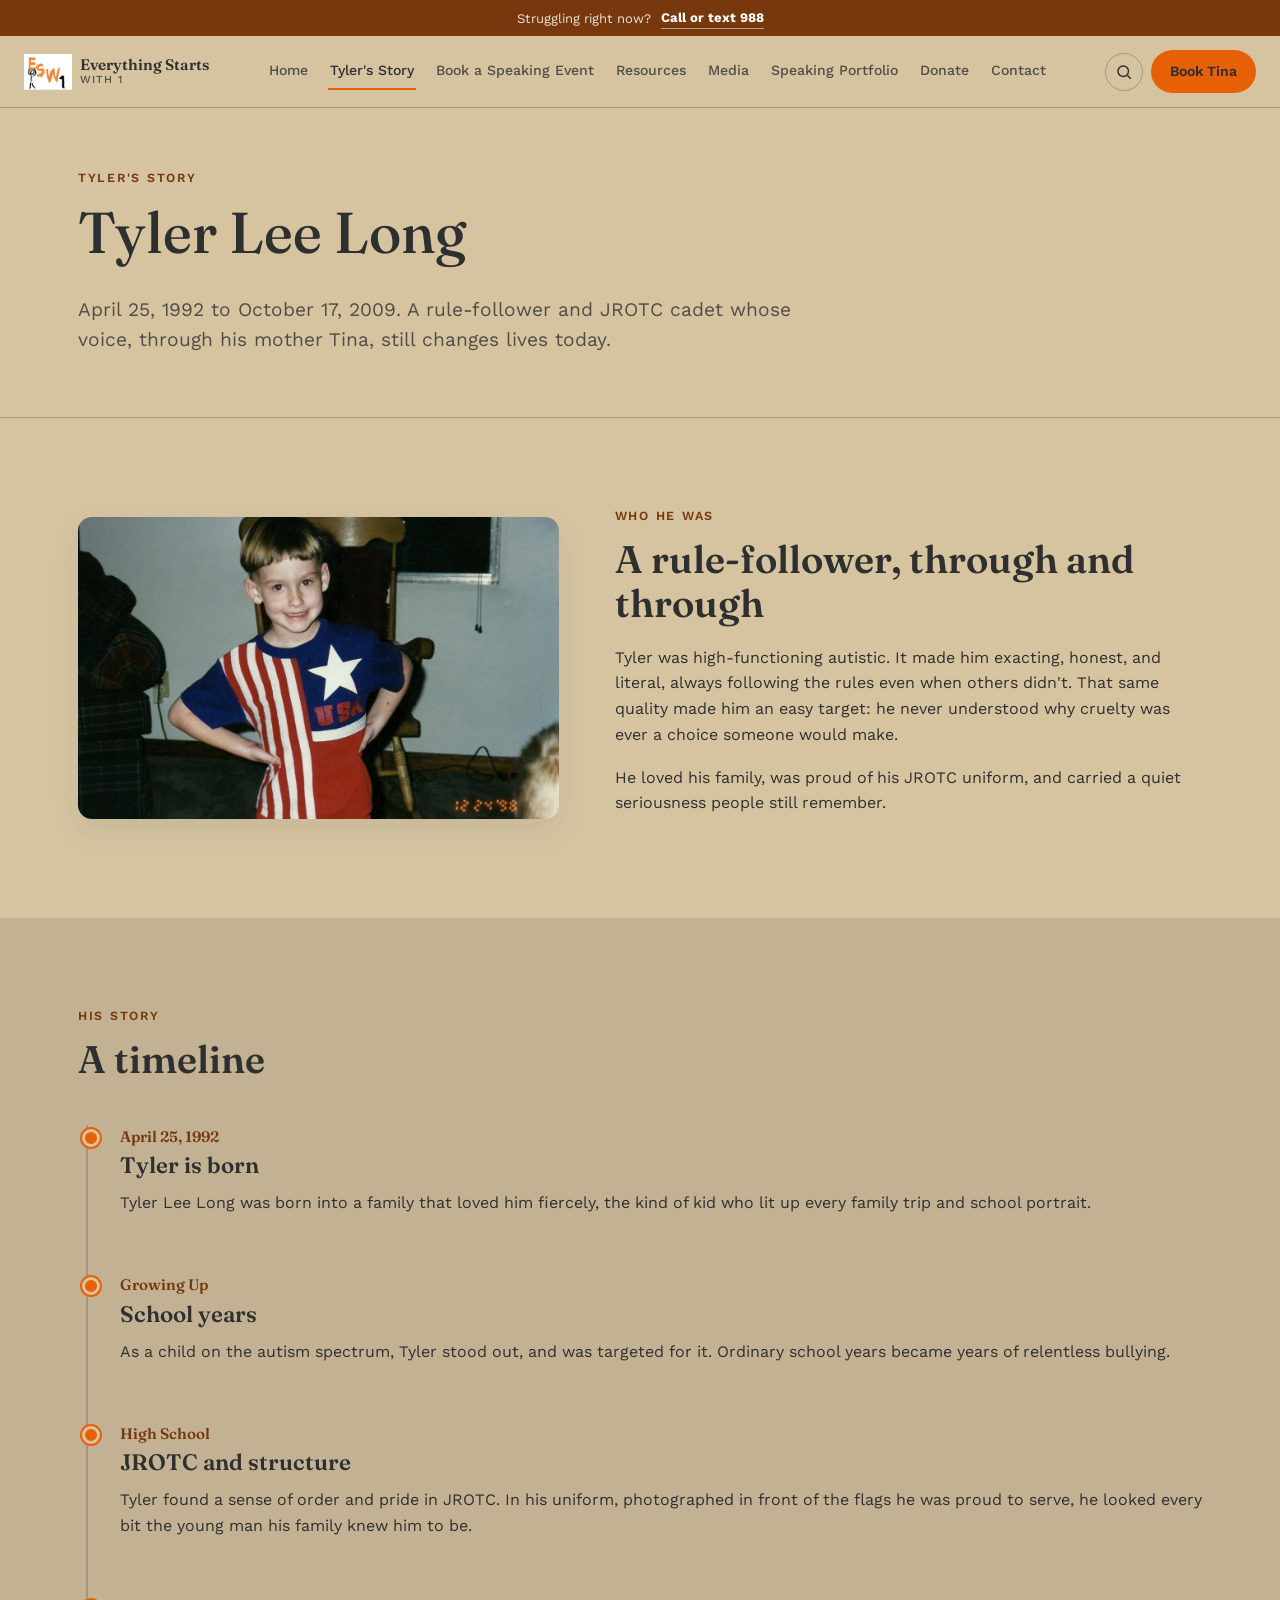
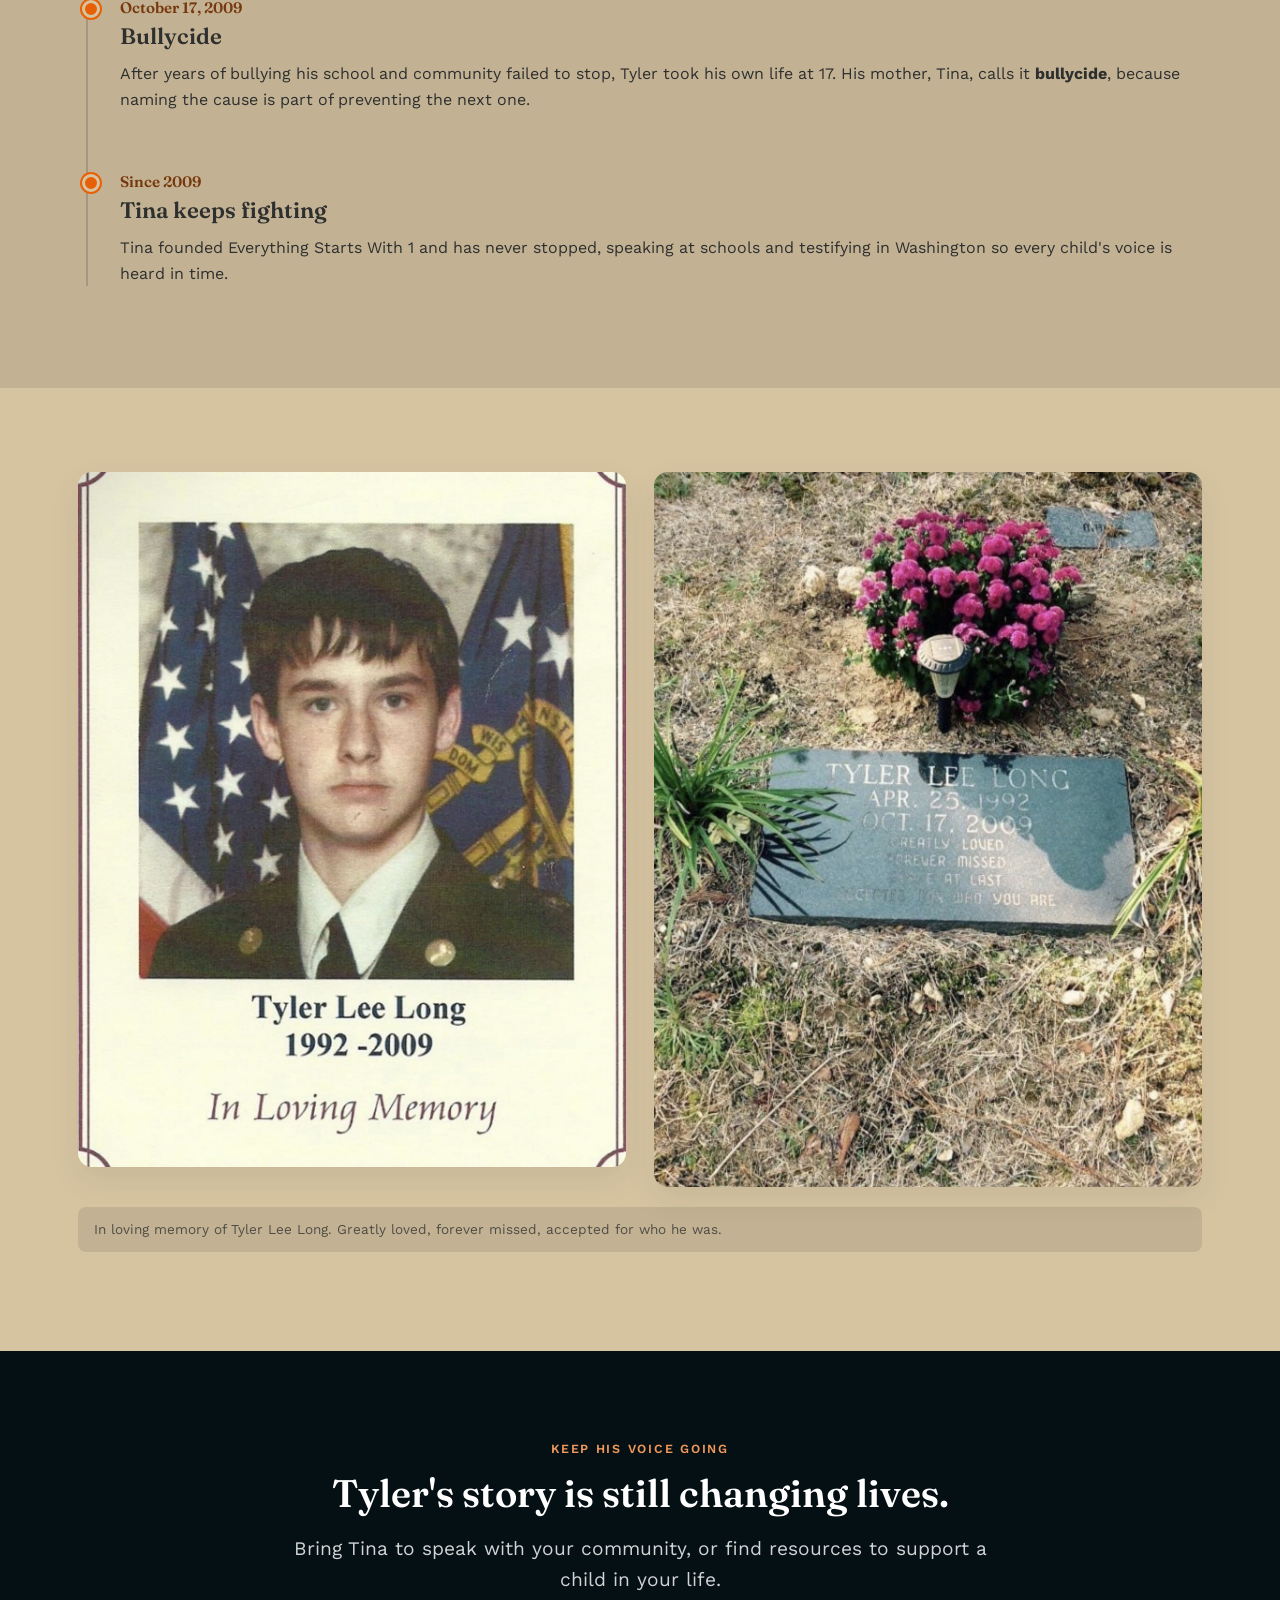
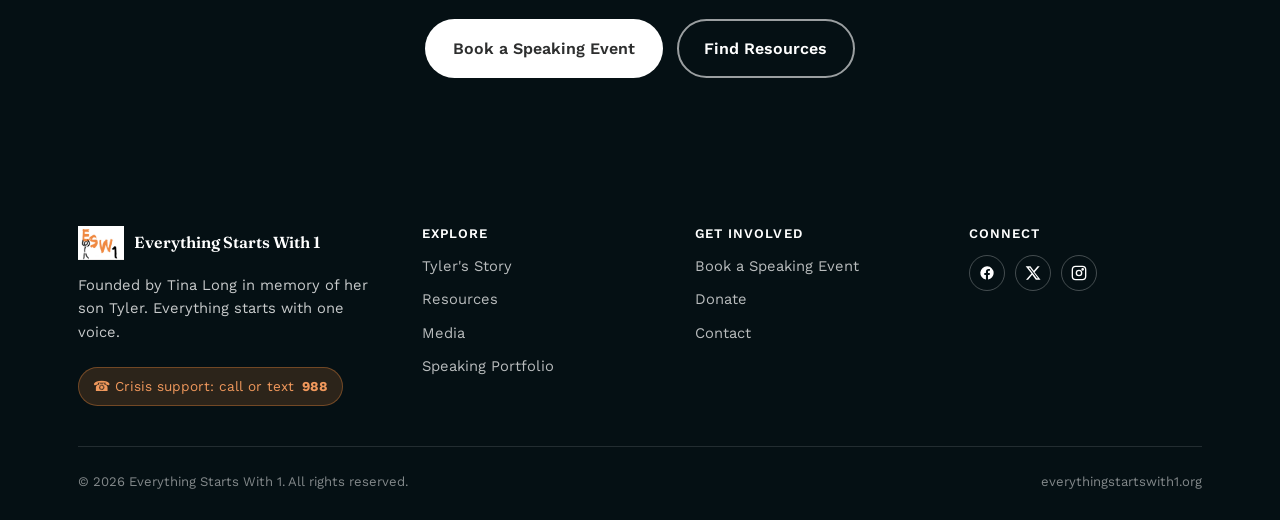
<file: tylers-story.html>
<!DOCTYPE html>
<html lang="en">
<head>
<meta charset="UTF-8">
<meta name="viewport" content="width=device-width, initial-scale=1.0">
<title>Tyler's Story | Everything Starts With 1</title>
<meta name="description" content="Tyler Lee Long's life, his autism, the bullying he faced, and his mother Tina's advocacy since.">
<link rel="icon" href="favicon.png">
<link rel="stylesheet" href="style.css">
</head>
<body>

<header class="site-header">
  <div class="crisis-strip" id="help">
    <div class="container">
      <span>Struggling right now?</span>
      <a href="tel:988"><strong>Call or text 988</strong></a>
    </div>
  </div>
  <div class="nav-wrap">
    <a href="index.html" class="brand">
      <img src="esw1-logo.png" alt="Everything Starts With 1 logo">
      <span class="brand-name">Everything Starts<br><small>With 1</small></span>
    </a>
    <nav class="main-nav" aria-label="Primary">
      <a href="index.html">Home</a>
      <a href="tylers-story.html" aria-current="page">Tyler's Story</a>
      <a href="book-a-speaking-event.html">Book a Speaking Event</a>
      <a href="resources.html">Resources</a>
      <a href="media.html">Media</a>
      <a href="blog.html">Speaking Portfolio</a>
      <a href="donate.html">Donate</a>
      <a href="contact.html">Contact</a>
    </nav>
    <div class="nav-actions">
      <div class="search-wrap">
        <button class="search-toggle" aria-label="Search site">
          <svg width="18" height="18" viewBox="0 0 24 24" fill="none" stroke="currentColor" stroke-width="2"><circle cx="11" cy="11" r="7"/><line x1="21" y1="21" x2="16.65" y2="16.65"/></svg>
        </button>
        <div class="search-panel">
          <input type="search" class="search-input" placeholder="Search the site…" aria-label="Search">
          <div class="search-results"></div>
        </div>
      </div>
      <a href="book-a-speaking-event.html" class="btn btn-primary" style="padding:0.6em 1.2em;font-size:0.88rem;">Book Tina</a>
      <button class="nav-toggle" aria-label="Menu"><span></span><span></span><span></span></button>
    </div>
  </div>
</header>

<section class="page-hero">
  <div class="container">
    <span class="eyebrow">Tyler's Story</span>
    <h1>Tyler Lee Long</h1>
    <p class="lede">April 25, 1992 to October 17, 2009. A rule-follower and JROTC cadet whose voice, through his mother Tina, still changes lives today.</p>
  </div>
</section>

<section>
  <div class="container hook-grid">
    <img src="tyler-child-usa-shirt.jpeg" alt="Young Tyler smiling in a patriotic USA t-shirt">
    <div>
      <span class="eyebrow">Who He Was</span>
      <h2>A rule-follower, through and through</h2>
      <p>Tyler was high-functioning autistic. It made him exacting, honest, and literal, always following the rules even when others didn't. That same quality made him an easy target: he never understood why cruelty was ever a choice someone would make.</p>
      <p>He loved his family, was proud of his JROTC uniform, and carried a quiet seriousness people still remember.</p>
    </div>
  </div>
</section>

<section class="section-alt">
  <div class="container">
    <div class="section-head left">
      <span class="eyebrow">His Story</span>
      <h2>A timeline</h2>
    </div>
    <div class="timeline">
      <div class="timeline-item">
        <span class="year">April 25, 1992</span>
        <h3>Tyler is born</h3>
        <p>Tyler Lee Long was born into a family that loved him fiercely, the kind of kid who lit up every family trip and school portrait.</p>
      </div>
      <div class="timeline-item">
        <span class="year">Growing Up</span>
        <h3>School years</h3>
        <p>As a child on the autism spectrum, Tyler stood out, and was targeted for it. Ordinary school years became years of relentless bullying.</p>
      </div>
      <div class="timeline-item">
        <span class="year">High School</span>
        <h3>JROTC and structure</h3>
        <p>Tyler found a sense of order and pride in JROTC. In his uniform, photographed in front of the flags he was proud to serve, he looked every bit the young man his family knew him to be.</p>
      </div>
      <div class="timeline-item">
        <span class="year">October 17, 2009</span>
        <h3>Bullycide</h3>
        <p>After years of bullying his school and community failed to stop, Tyler took his own life at 17. His mother, Tina, calls it <strong>bullycide</strong>, because naming the cause is part of preventing the next one.</p>
      </div>
      <div class="timeline-item">
        <span class="year">Since 2009</span>
        <h3>Tina keeps fighting</h3>
        <p>Tina founded Everything Starts With 1 and has never stopped, speaking at schools and testifying in Washington so every child's voice is heard in time.</p>
      </div>
    </div>
  </div>
</section>

<section>
  <div class="container">
    <div class="grid-2">
      <img src="tyler-memorial-card.jpeg" alt="Tyler Long memorial card, in loving memory 1992–2009" style="border-radius:14px;box-shadow:var(--shadow-soft);width:100%;">
      <img src="tyler-headstone.jpeg" alt="Tyler Long's headstone, greatly loved, forever missed" style="border-radius:14px;box-shadow:var(--shadow-soft);width:100%;">
    </div>
    <p class="tone-note" style="margin-top:20px;">In loving memory of Tyler Lee Long. Greatly loved, forever missed, accepted for who he was.</p>
  </div>
</section>

<section class="section-ink">
  <div class="container text-center">
    <span class="eyebrow">Keep His Voice Going</span>
    <h2>Tyler's story is still changing lives.</h2>
    <p class="lede" style="margin:0 auto 24px;color:rgba(255,255,255,0.82);">Bring Tina to speak with your community, or find resources to support a child in your life.</p>
    <div class="btn-row" style="justify-content:center;">
      <a href="book-a-speaking-event.html" class="btn btn-on-dark">Book a Speaking Event</a>
      <a href="resources.html" class="btn btn-ghost">Find Resources</a>
    </div>
  </div>
</section>

<footer class="site-footer">
  <div class="container">
    <div class="footer-grid">
      <div>
        <div class="footer-brand"><img src="esw1-logo.png" alt=""><span>Everything Starts With 1</span></div>
        <p style="max-width:34ch;font-size:0.92rem;">Founded by Tina Long in memory of her son Tyler. Everything starts with one voice.</p>
        <div class="footer-crisis">☎ Crisis support: call or text <strong>988</strong></div>
      </div>
      <div class="footer-col">
        <h4>Explore</h4>
        <a href="tylers-story.html">Tyler's Story</a>
        <a href="resources.html">Resources</a>
        <a href="media.html">Media</a>
        <a href="blog.html">Speaking Portfolio</a>
      </div>
      <div class="footer-col">
        <h4>Get Involved</h4>
        <a href="book-a-speaking-event.html">Book a Speaking Event</a>
        <a href="donate.html">Donate</a>
        <a href="contact.html">Contact</a>
      </div>
      <div class="footer-col">
        <h4>Connect</h4>
        <div class="social-row">
          <a href="https://www.facebook.com/everythingstartswith1" aria-label="Facebook" target="_blank" rel="noopener">
            <svg width="16" height="16" viewBox="0 0 24 24" fill="currentColor"><path d="M22 12a10 10 0 10-11.6 9.9v-7H7.9V12h2.5V9.8c0-2.5 1.5-3.9 3.8-3.9 1.1 0 2.2.2 2.2.2v2.5h-1.3c-1.2 0-1.6.8-1.6 1.6V12h2.8l-.4 2.9h-2.4v7A10 10 0 0022 12z"/></svg>
          </a>
          <a href="https://twitter.com/ESW1org" aria-label="Twitter / X" target="_blank" rel="noopener">
            <svg width="16" height="16" viewBox="0 0 24 24" fill="currentColor"><path d="M18.9 2H22l-7.6 8.7L23.3 22h-7l-5.5-7.2L4.6 22H1.5l8.2-9.3L1 2h7.2l5 6.6L18.9 2zm-1.2 18h1.7L7.4 4h-1.8l12.1 16z"/></svg>
          </a>
          <a href="#" aria-label="Instagram">
            <svg width="16" height="16" viewBox="0 0 24 24" fill="none" stroke="currentColor" stroke-width="2"><rect x="2" y="2" width="20" height="20" rx="5"/><circle cx="12" cy="12" r="4"/><circle cx="17.5" cy="6.5" r="1"/></svg>
          </a>
        </div>
      </div>
    </div>
    <div class="footer-bottom">
      <span>© 2026 Everything Starts With 1. All rights reserved.</span>
      <span>everythingstartswith1.org</span>
    </div>
  </div>
</footer>

<script src="main.js"></script>
</body>
</html>
</file>
<file: style.css>
/* =========================================================
   Everything Starts With 1, Design System
   Warm editorial: generous whitespace, big photography,
   orange accent on soft neutrals, hopeful not somber.
   ========================================================= */

@import url('https://fonts.googleapis.com/css2?family=Fraunces:opsz,wght@9..144,400;9..144,500;9..144,600;9..144,700&family=Work+Sans:wght@400;500;600;700&display=swap');

:root {
  /* Color, ESW1 locked palette: Autumn Leaf, Golden Chestnut, Pale Oak, Graphite, Ink Black */
  --color-orange: #E86005;
  --color-orange-dark: #76380C;
  --color-orange-secondary: #DD8039;
  --color-orange-light: #F0985C;
  --color-orange-tint: #D9B58A;
  --color-ink: #2E2F2F;
  --color-ink-soft: #504D46;
  --color-ink-black: #051014;
  --color-paper: #D6C4A1;
  --color-paper-alt: #C2B293;
  --color-white: #FFFFFF;
  --color-line: #A4977F;
  --color-crisis: #76380C;
  --color-crisis-tint: #C2B293;

  /* Type */
  --font-display: 'Fraunces', Georgia, serif;
  --font-body: 'Work Sans', -apple-system, BlinkMacSystemFont, sans-serif;

  /* Layout */
  --max-width: 1180px;
  --radius: 14px;
  --radius-sm: 8px;
  --shadow-soft: 0 12px 32px rgba(43, 38, 34, 0.08);
}

* { box-sizing: border-box; }
html { scroll-behavior: smooth; }

body {
  margin: 0;
  font-family: var(--font-body);
  color: var(--color-ink);
  background: var(--color-paper);
  line-height: 1.6;
  -webkit-font-smoothing: antialiased;
}

img { max-width: 100%; display: block; }

a { color: inherit; }

.container {
  max-width: var(--max-width);
  margin: 0 auto;
  padding: 0 28px;
}

h1, h2, h3, h4 {
  font-family: var(--font-display);
  font-weight: 600;
  line-height: 1.15;
  margin: 0 0 0.5em;
  color: var(--color-ink);
}

h1 { font-size: clamp(2.4rem, 4.5vw, 4rem); font-weight: 500; }
h2 { font-size: clamp(1.9rem, 3vw, 2.6rem); }
h3 { font-size: 1.4rem; }

p { margin: 0 0 1.1em; }

.eyebrow {
  display: inline-block;
  font-family: var(--font-body);
  font-weight: 600;
  font-size: 0.78rem;
  letter-spacing: 0.14em;
  text-transform: uppercase;
  color: var(--color-orange-dark);
  margin-bottom: 0.9em;
}

.lede {
  font-size: 1.2rem;
  color: var(--color-ink-soft);
  max-width: 60ch;
}

/* Buttons */
.btn {
  display: inline-flex;
  align-items: center;
  gap: 0.5em;
  font-family: var(--font-body);
  font-weight: 600;
  font-size: 1rem;
  padding: 0.9em 1.6em;
  border-radius: 999px;
  text-decoration: none;
  border: 2px solid transparent;
  cursor: pointer;
  transition: transform 0.15s ease, box-shadow 0.15s ease, background 0.15s ease, color .15s ease;
}
.btn-primary {
  background: var(--color-orange);
  color: var(--color-ink);
}
.btn-primary:hover { background: var(--color-orange-dark); color: var(--color-white); transform: translateY(-1px); }
.btn-secondary {
  background: transparent;
  border-color: var(--color-ink);
  color: var(--color-ink);
}
.btn-secondary:hover { background: var(--color-ink); color: var(--color-white); }
.btn-on-dark {
  background: var(--color-white);
  color: var(--color-ink);
}
.btn-on-dark:hover { background: var(--color-orange-tint); }
.btn-ghost {
  background: transparent;
  border-color: rgba(255,255,255,0.6);
  color: var(--color-white);
}
.btn-ghost:hover { background: rgba(255,255,255,0.15); }

.btn-row { display: flex; flex-wrap: wrap; gap: 14px; }

/* =========================================================
   Header / Nav
   ========================================================= */
.site-header {
  position: sticky;
  top: 0;
  z-index: 100;
  background: rgba(214, 196, 161, 0.96);
  backdrop-filter: blur(8px);
  border-bottom: 1px solid var(--color-line);
}
.nav-wrap {
  max-width: 1360px;
  margin: 0 auto;
  padding: 14px 24px;
  display: flex;
  align-items: center;
  justify-content: space-between;
  gap: 16px;
}
.brand {
  display: flex;
  align-items: center;
  gap: 8px;
  text-decoration: none;
  flex-shrink: 0;
}
.brand img { height: 36px; width: auto; }
.brand-name {
  font-family: var(--font-display);
  font-weight: 600;
  font-size: 0.95rem;
  color: var(--color-ink);
  line-height: 1.1;
  white-space: nowrap;
}
.brand-name small {
  display: block;
  font-family: var(--font-body);
  font-weight: 500;
  font-size: 0.68rem;
  letter-spacing: 0.08em;
  text-transform: uppercase;
  color: var(--color-ink-soft);
}

.main-nav {
  display: flex;
  align-items: center;
  gap: 18px;
  flex-wrap: nowrap;
  white-space: nowrap;
}
.main-nav a {
  text-decoration: none;
  font-weight: 500;
  font-size: 0.88rem;
  color: var(--color-ink-soft);
  padding: 6px 2px;
  border-bottom: 2px solid transparent;
  transition: color .15s ease, border-color .15s ease;
}
.main-nav a:hover,
.main-nav a[aria-current="page"] {
  color: var(--color-ink);
  border-color: var(--color-orange);
}

.nav-actions { display: flex; align-items: center; gap: 8px; flex-shrink: 0; }

.nav-toggle {
  display: none;
  background: none;
  border: none;
  cursor: pointer;
  padding: 8px;
}
.nav-toggle span {
  display: block;
  width: 24px;
  height: 2px;
  background: var(--color-ink);
  margin: 5px 0;
}

/* Search */
.search-wrap { position: relative; }
.search-toggle {
  background: none;
  border: 1px solid var(--color-line);
  border-radius: 999px;
  width: 38px;
  height: 38px;
  display: flex;
  align-items: center;
  justify-content: center;
  cursor: pointer;
  color: var(--color-ink);
}
.search-toggle:hover { background: var(--color-orange-tint); border-color: var(--color-orange); }
.search-panel {
  display: none;
  position: absolute;
  right: 0;
  top: calc(100% + 10px);
  width: min(360px, 88vw);
  background: var(--color-white);
  border: 1px solid var(--color-line);
  border-radius: var(--radius);
  box-shadow: var(--shadow-soft);
  padding: 14px;
}
.search-panel.open { display: block; }
.search-panel input[type="search"] {
  width: 100%;
  padding: 10px 12px;
  border-radius: var(--radius-sm);
  border: 1px solid var(--color-line);
  font-family: var(--font-body);
  font-size: 0.95rem;
  outline: none;
}
.search-panel input[type="search"]:focus { border-color: var(--color-orange); }
.search-results { margin-top: 10px; max-height: 300px; overflow-y: auto; }
.search-results a {
  display: block;
  text-decoration: none;
  padding: 9px 8px;
  border-radius: var(--radius-sm);
  color: var(--color-ink);
}
.search-results a:hover { background: var(--color-orange-tint); }
.search-results .result-title { font-weight: 600; font-size: 0.92rem; }
.search-results .result-desc { font-size: 0.82rem; color: var(--color-ink-soft); }
.search-empty { font-size: 0.85rem; color: var(--color-ink-soft); padding: 8px; }

/* =========================================================
   Hero
   ========================================================= */
.hero {
  position: relative;
  overflow: hidden;
  background: var(--color-ink-black);
  color: var(--color-white);
}
.hero-grid {
  max-width: var(--max-width);
  margin: 0 auto;
  padding: 64px 28px 56px;
  display: grid;
  grid-template-columns: 1.05fr 0.95fr;
  gap: 48px;
  align-items: center;
}
.hero-copy .eyebrow { color: var(--color-orange-light); }
.hero h1 { color: var(--color-white); }
.hero-copy .lede { color: rgba(255,255,255,0.82); }
.hero-image-frame {
  position: relative;
  border-radius: var(--radius);
  overflow: hidden;
  box-shadow: var(--shadow-soft);
  aspect-ratio: 4 / 5;
}
.hero-image-frame img {
  width: 100%; height: 100%; object-fit: cover; object-position: top center;
}
.hero-image-caption {
  position: absolute;
  left: 0; right: 0; bottom: 0;
  padding: 18px 20px;
  background: linear-gradient(0deg, rgba(0,0,0,0.55), transparent);
  color: #fff;
  font-size: 0.85rem;
}

/* Tribute song widget */
.song-widget {
  margin-top: 28px;
  display: inline-flex;
  align-items: center;
  gap: 12px;
  background: rgba(255,255,255,0.08);
  border: 1px solid rgba(255,255,255,0.22);
  border-radius: 999px;
  padding: 8px 18px 8px 8px;
}
.song-widget button.song-play {
  width: 40px; height: 40px;
  border-radius: 50%;
  border: none;
  background: var(--color-orange);
  color: #fff;
  display: flex; align-items: center; justify-content: center;
  cursor: pointer;
  flex-shrink: 0;
}
.song-widget button.song-play:hover { background: var(--color-orange-dark); }
.song-meta { font-size: 0.85rem; line-height: 1.25; }
.song-meta strong { display: block; font-size: 0.88rem; }
.song-meta span { color: rgba(255,255,255,0.65); }

/* =========================================================
   Sections
   ========================================================= */
section { padding: 84px 0; }
section.tight { padding: 56px 0; }
.section-alt { background: var(--color-paper-alt); }
.section-ink { background: var(--color-ink-black); color: var(--color-white); }
.section-ink .eyebrow { color: var(--color-orange-light); }
.section-ink h2 { color: var(--color-white); }

.section-head {
  max-width: 640px;
  margin: 0 auto 44px;
  text-align: center;
}
.section-head.left { margin: 0 0 44px; text-align: left; }

/* Mission / story hook */
.hook-grid {
  display: grid;
  grid-template-columns: 0.9fr 1.1fr;
  gap: 56px;
  align-items: center;
}
.hook-grid img {
  border-radius: var(--radius);
  box-shadow: var(--shadow-soft);
}
.mission-quote {
  font-family: var(--font-display);
  font-size: clamp(1.3rem, 2vw, 1.7rem);
  font-weight: 500;
  line-height: 1.4;
  color: var(--color-ink);
  border-left: 3px solid var(--color-orange);
  padding-left: 22px;
  margin: 26px 0;
}

/* Cards / grid */
.grid-3 { display: grid; grid-template-columns: repeat(3, 1fr); gap: 28px; }
.grid-2 { display: grid; grid-template-columns: repeat(2, 1fr); gap: 28px; }
.card {
  background: var(--color-white);
  border-radius: var(--radius);
  padding: 32px 28px;
  border: 1px solid var(--color-line);
  height: 100%;
}
.card .icon-badge {
  width: 46px; height: 46px;
  border-radius: 50%;
  background: var(--color-orange-tint);
  color: var(--color-orange-dark);
  display: flex; align-items: center; justify-content: center;
  margin-bottom: 16px;
}

/* CTA band */
.cta-band {
  background: var(--color-orange);
  color: var(--color-white);
  border-radius: var(--radius);
  padding: 56px 48px;
  display: flex;
  align-items: center;
  justify-content: space-between;
  gap: 32px;
  flex-wrap: wrap;
}
.cta-band h2 { color: var(--color-ink); margin-bottom: 6px; }
.cta-band p { color: var(--color-ink-soft); margin: 0; }

/* Crisis strip, sits inside the sticky header, always on screen */
.crisis-strip {
  background: var(--color-crisis);
}
.crisis-strip .container {
  padding-top: 7px;
  padding-bottom: 7px;
  display: flex;
  align-items: center;
  gap: 10px;
  flex-wrap: wrap;
  justify-content: center;
  text-align: center;
}
.crisis-strip span { color: rgba(255,255,255,0.85); font-size: 0.82rem; }
.crisis-strip a {
  color: #fff;
  font-weight: 700;
  font-size: 0.82rem;
  text-decoration: none;
  border-bottom: 1px solid rgba(255,255,255,0.5);
}
.crisis-strip a:hover { color: var(--color-orange-light); border-color: var(--color-orange-light); }

/* Carousel, auto-rotating slideshow, one image at a time */
.carousel {
  position: relative;
  overflow: hidden;
  border-radius: var(--radius);
  box-shadow: var(--shadow-soft);
  aspect-ratio: 16 / 9;
  background: var(--color-ink);
  display: flex;
  align-items: center;
}
.carousel-track {
  display: flex;
  height: 100%;
  width: 100%;
  transition: transform 0.9s cubic-bezier(.65,0,.35,1);
  overflow: visible;
  border-radius: var(--radius);
}
.carousel-item {
  flex: 0 0 100%;
  width: 100%;
  height: 100%;
  position: relative;
}
.carousel-item img { width: 100%; height: 100%; object-fit: cover; }
.carousel-item .cap {
  position: absolute;
  left: 0; right: 0; bottom: 0;
  padding: 18px 22px;
  background: linear-gradient(0deg, rgba(9,30,3,0.75), transparent);
  color: #fff;
  font-size: 0.92rem;
}

/* Carousel arrows */
.carousel-arrow {
  position: absolute;
  top: 50%;
  transform: translateY(-50%);
  z-index: 10;
  width: 50px;
  height: 50px;
  border-radius: 50%;
  background: rgba(0, 0, 0, 0.5);
  border: none;
  color: rgba(255, 255, 255, 0.9);
  cursor: pointer;
  display: flex;
  align-items: center;
  justify-content: center;
  transition: background 0.2s ease, transform 0.2s ease;
  flex-shrink: 0;
  backdrop-filter: blur(4px);
}

.carousel-arrow:hover {
  background: rgba(0, 0, 0, 0.7);
  transform: translateY(-50%) scale(1.1);
}

.carousel-arrow-prev {
  left: 14px;
}

.carousel-arrow-next {
  right: 14px;
}

.carousel-dots {
  display: flex;
  justify-content: center;
  gap: 9px;
  margin-top: 16px;
}
.carousel-dots button {
  width: 9px; height: 9px;
  border-radius: 50%;
  border: none;
  background: var(--color-line);
  cursor: pointer;
  padding: 0;
}
.carousel-dots button.active { background: var(--color-orange-dark); }

/* Speaking Portfolio, scroll-stacking timeline */
.portfolio-timeline { position: relative; max-width: 700px; margin: 0 auto; }
.portfolio-event {
  position: sticky;
  top: 110px;
  background: var(--color-white);
  border: 1px solid var(--color-line);
  border-radius: var(--radius);
  padding: 30px 34px;
  margin-bottom: 22px;
  box-shadow: var(--shadow-soft);
  transform-origin: top center;
  will-change: transform, opacity;
}
.portfolio-event:last-child { margin-bottom: 0; }
.portfolio-event .event-date { font-family: var(--font-display); color: var(--color-orange-dark); font-weight: 600; font-size: 0.95rem; margin-bottom: 6px; }

/* Timeline (Tyler's Story) */
.timeline { border-left: 2px solid var(--color-line); margin-left: 8px; padding-left: 32px; }
.timeline-item { position: relative; padding-bottom: 40px; }
.timeline-item:last-child { padding-bottom: 0; }
.timeline-item::before {
  content: '';
  position: absolute;
  left: -38px; top: 4px;
  width: 12px; height: 12px;
  border-radius: 50%;
  background: var(--color-orange);
  border: 3px solid var(--color-paper);
  box-shadow: 0 0 0 2px var(--color-orange);
}
.timeline-item .year {
  font-family: var(--font-display);
  color: var(--color-orange-dark);
  font-weight: 600;
  font-size: 0.95rem;
  margin-bottom: 4px;
  display: block;
}

/* Forms */
.form-card {
  background: var(--color-white);
  border: 1px solid var(--color-line);
  border-radius: var(--radius);
  padding: 40px;
  box-shadow: var(--shadow-soft);
}
.form-row { margin-bottom: 20px; }
.form-row label {
  display: block;
  font-weight: 600;
  font-size: 0.9rem;
  margin-bottom: 6px;
}
.form-row input,
.form-row textarea,
.form-row select {
  width: 100%;
  padding: 12px 14px;
  border-radius: var(--radius-sm);
  border: 1px solid var(--color-line);
  font-family: var(--font-body);
  font-size: 1rem;
  background: var(--color-paper);
  outline: none;
}
.form-row input:focus,
.form-row textarea:focus,
.form-row select:focus { border-color: var(--color-orange); background: var(--color-white); }
.form-row.two-col { display: grid; grid-template-columns: 1fr 1fr; gap: 20px; }
.form-note { font-size: 0.85rem; color: var(--color-ink-soft); margin-top: 14px; }
.form-success {
  display: none;
  background: #EAF5EC;
  border: 1px solid #C8E6CB;
  color: #2E5D34;
  padding: 16px 18px;
  border-radius: var(--radius-sm);
  margin-bottom: 20px;
  font-size: 0.92rem;
}

/* Credibility: stats, featured-in pills, accordion lists */
.stat-grid {
  display: grid;
  grid-template-columns: repeat(4, 1fr);
  gap: 20px;
  margin-bottom: 40px;
}
.stat-card {
  text-align: center;
  background: var(--color-white);
  border: 1px solid var(--color-line);
  border-radius: var(--radius);
  padding: 26px 16px;
}
.stat-card .num {
  display: block;
  font-family: var(--font-display);
  font-size: 2.1rem;
  font-weight: 600;
  color: var(--color-orange-dark);
  line-height: 1;
  margin-bottom: 6px;
}
.stat-card .label {
  font-size: 0.82rem;
  color: var(--color-ink-soft);
  letter-spacing: 0.02em;
}

.featured-in-label {
  font-size: 0.78rem;
  font-weight: 600;
  letter-spacing: 0.1em;
  text-transform: uppercase;
  color: var(--color-ink-soft);
  margin-bottom: 14px;
}
.pill-row { display: flex; flex-wrap: wrap; gap: 10px; }
.pill {
  display: inline-block;
  background: var(--color-white);
  border: 1px solid var(--color-line);
  border-radius: 999px;
  padding: 8px 18px;
  font-size: 0.88rem;
  font-weight: 600;
  color: var(--color-ink);
}

.detail-lists { display: flex; flex-direction: column; gap: 12px; }
.detail-lists details {
  background: var(--color-white);
  border: 1px solid var(--color-line);
  border-radius: var(--radius-sm);
  padding: 4px 22px;
}
.detail-lists summary {
  cursor: pointer;
  padding: 16px 0;
  font-weight: 600;
  font-family: var(--font-display);
  font-size: 1.05rem;
  display: flex;
  align-items: center;
  justify-content: space-between;
  list-style: none;
}
.detail-lists summary::-webkit-details-marker { display: none; }
.detail-lists summary::after {
  content: '+';
  font-size: 1.3rem;
  color: var(--color-orange);
  font-weight: 400;
  margin-left: 12px;
}
.detail-lists details[open] summary::after { content: '–'; }
.detail-lists .list-columns {
  columns: 2;
  column-gap: 28px;
  padding: 0 0 20px;
  font-size: 0.92rem;
  color: var(--color-ink-soft);
}
.detail-lists .list-columns div { break-inside: avoid; padding: 4px 0; }

.press-list { display: flex; flex-direction: column; gap: 0; }
.press-row {
  display: flex;
  align-items: baseline;
  justify-content: space-between;
  gap: 20px;
  padding: 18px 0;
  border-bottom: 1px solid var(--color-line);
  text-decoration: none;
  color: var(--color-ink);
}
.press-row:last-child { border-bottom: none; }
.press-row:hover .press-title { color: var(--color-orange-dark); }
.press-row .press-outlet {
  font-size: 0.78rem;
  font-weight: 600;
  letter-spacing: 0.06em;
  text-transform: uppercase;
  color: var(--color-orange-dark);
  flex-shrink: 0;
  width: 150px;
}
.press-row .press-title { font-weight: 500; transition: color .15s ease; }
.press-row .press-arrow { flex-shrink: 0; color: var(--color-ink-soft); }

/* Placeholder / reserved section */
.placeholder-box {
  border: 2px dashed var(--color-line);
  border-radius: var(--radius);
  padding: 40px;
  text-align: center;
  color: var(--color-ink-soft);
  background: var(--color-white);
}
.placeholder-box .eyebrow { color: var(--color-ink-soft); }

/* Media embeds */
.video-frame {
  position: relative;
  width: 100%;
  aspect-ratio: 16/9;
  border-radius: var(--radius);
  overflow: hidden;
  box-shadow: var(--shadow-soft);
  background: #000;
}
.video-frame iframe { width: 100%; height: 100%; border: 0; }

.media-gallery { display: grid; grid-template-columns: repeat(3, 1fr); gap: 20px; }
.media-gallery figure { margin: 0; border-radius: var(--radius-sm); overflow: hidden; box-shadow: var(--shadow-soft); background: var(--color-white); }
.media-gallery img { height: 220px; width: 100%; object-fit: cover; }
.media-gallery figcaption { padding: 10px 12px; font-size: 0.8rem; color: var(--color-ink-soft); }

/* Blog / speaking portfolio */
.event-list { display: flex; flex-direction: column; gap: 0; }
.event-row {
  display: grid;
  grid-template-columns: 140px 1fr;
  gap: 24px;
  padding: 26px 0;
  border-bottom: 1px solid var(--color-line);
  align-items: start;
}
.event-row:first-child { padding-top: 0; }
.event-date { font-family: var(--font-display); color: var(--color-orange-dark); font-weight: 600; }
.tag {
  display: inline-block;
  font-size: 0.72rem;
  font-weight: 600;
  letter-spacing: 0.06em;
  text-transform: uppercase;
  background: var(--color-orange-tint);
  color: var(--color-orange-dark);
  padding: 4px 10px;
  border-radius: 999px;
  margin-bottom: 8px;
}

/* Footer */
.site-footer {
  background: var(--color-ink-black);
  color: rgba(255,255,255,0.78);
  padding: 64px 0 28px;
}
.footer-grid {
  display: grid;
  grid-template-columns: 1.3fr 1fr 1fr 1fr;
  gap: 40px;
  padding-bottom: 40px;
  border-bottom: 1px solid rgba(255,255,255,0.12);
}
.footer-brand { display: flex; align-items: center; gap: 10px; margin-bottom: 14px; }
.footer-brand img { height: 34px; }
.footer-brand span { font-family: var(--font-display); color: #fff; font-weight: 600; }
.footer-col h4 {
  color: #fff;
  font-family: var(--font-body);
  font-size: 0.82rem;
  letter-spacing: 0.08em;
  text-transform: uppercase;
  margin-bottom: 14px;
}
.footer-col a {
  display: block;
  text-decoration: none;
  color: rgba(255,255,255,0.72);
  font-size: 0.92rem;
  margin-bottom: 10px;
}
.footer-col a:hover { color: #fff; }
.footer-crisis {
  margin-top: 6px;
  display: inline-flex;
  align-items: center;
  gap: 8px;
  background: rgba(221,128,57,0.18);
  border: 1px solid rgba(221,128,57,0.4);
  padding: 8px 14px;
  border-radius: 999px;
  font-size: 0.85rem;
  color: var(--color-orange-light);
}
.footer-bottom {
  padding-top: 24px;
  display: flex;
  justify-content: space-between;
  flex-wrap: wrap;
  gap: 10px;
  font-size: 0.82rem;
  color: rgba(255,255,255,0.5);
}
.social-row { display: flex; gap: 10px; }
.social-row a {
  width: 36px; height: 36px;
  border-radius: 50%;
  border: 1px solid rgba(255,255,255,0.25);
  display: flex; align-items: center; justify-content: center;
  color: #fff;
  text-decoration: none;
}
.social-row a:hover { background: var(--color-orange); border-color: var(--color-orange); }

/* Page hero (interior pages) */
.page-hero {
  padding: 56px 0 40px;
  border-bottom: 1px solid var(--color-line);
}
.page-hero .lede { margin-top: 10px; }

/* Utility */
.text-center { text-align: center; }
.mt-0 { margin-top: 0; }
.stack-lg > * + * { margin-top: 24px; }
.tone-note {
  font-size: 0.85rem;
  color: var(--color-ink-soft);
  background: var(--color-paper-alt);
  border-radius: var(--radius-sm);
  padding: 12px 16px;
}

/* Responsive */
@media (max-width: 900px) {
  .hero-grid { grid-template-columns: 1fr; padding-top: 40px; }
  .hero-image-frame { order: -1; aspect-ratio: 16/10; }
  .hook-grid { grid-template-columns: 1fr; gap: 32px; }
  .grid-3, .grid-2, .media-gallery, .footer-grid { grid-template-columns: 1fr 1fr; }
  .form-row.two-col { grid-template-columns: 1fr; }
  .event-row { grid-template-columns: 1fr; gap: 6px; }
  
  .carousel-arrow-prev {
    left: 10px;
  }
  
  .carousel-arrow-next {
    right: 10px;
  }
}

@media (max-width: 1060px) {
  .main-nav { display: none; }
  .nav-toggle { display: block; }
  body.nav-open .main-nav {
    display: flex;
    flex-direction: column;
    position: absolute;
    top: 100%;
    left: 0; right: 0;
    background: var(--color-paper);
    border-bottom: 1px solid var(--color-line);
    padding: 16px 28px 24px;
    gap: 14px;
  }
}

@media (max-width: 720px) {
  .grid-3, .grid-2, .media-gallery, .footer-grid { grid-template-columns: 1fr; }
  .cta-band { flex-direction: column; text-align: center; }
  section { padding: 56px 0; }
  .stat-grid { grid-template-columns: repeat(2, 1fr); gap: 12px; }
  .detail-lists .list-columns { columns: 1; }
  .press-row { flex-direction: column; gap: 4px; }
  .press-row .press-outlet { width: auto; }
  .crisis-strip span { display: none; }
  .portfolio-event { top: 76px; padding: 22px 22px; }
  
  .carousel-arrow {
    width: 40px;
    height: 40px;
  }
  
  .carousel-arrow-prev {
    left: 5px;
  }
  
  .carousel-arrow-next {
    right: 5px;
  }
}
</file>
